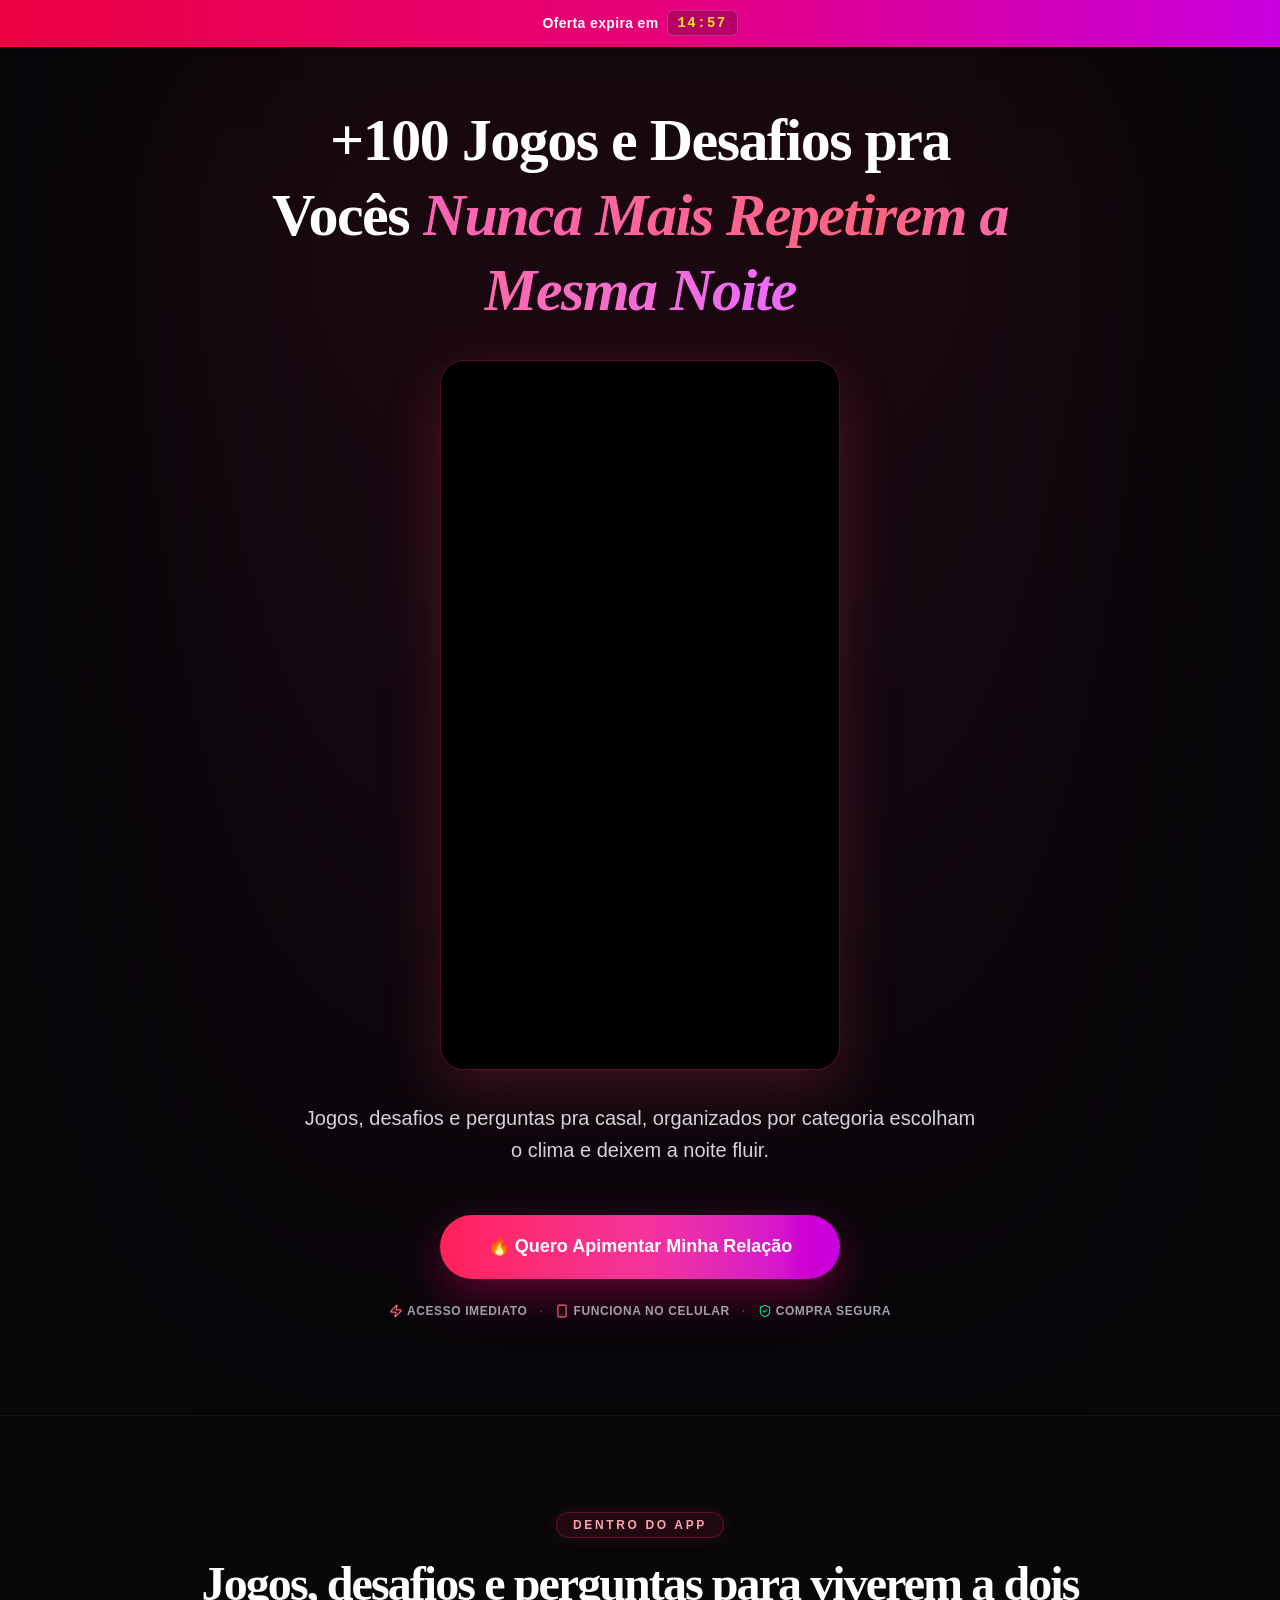
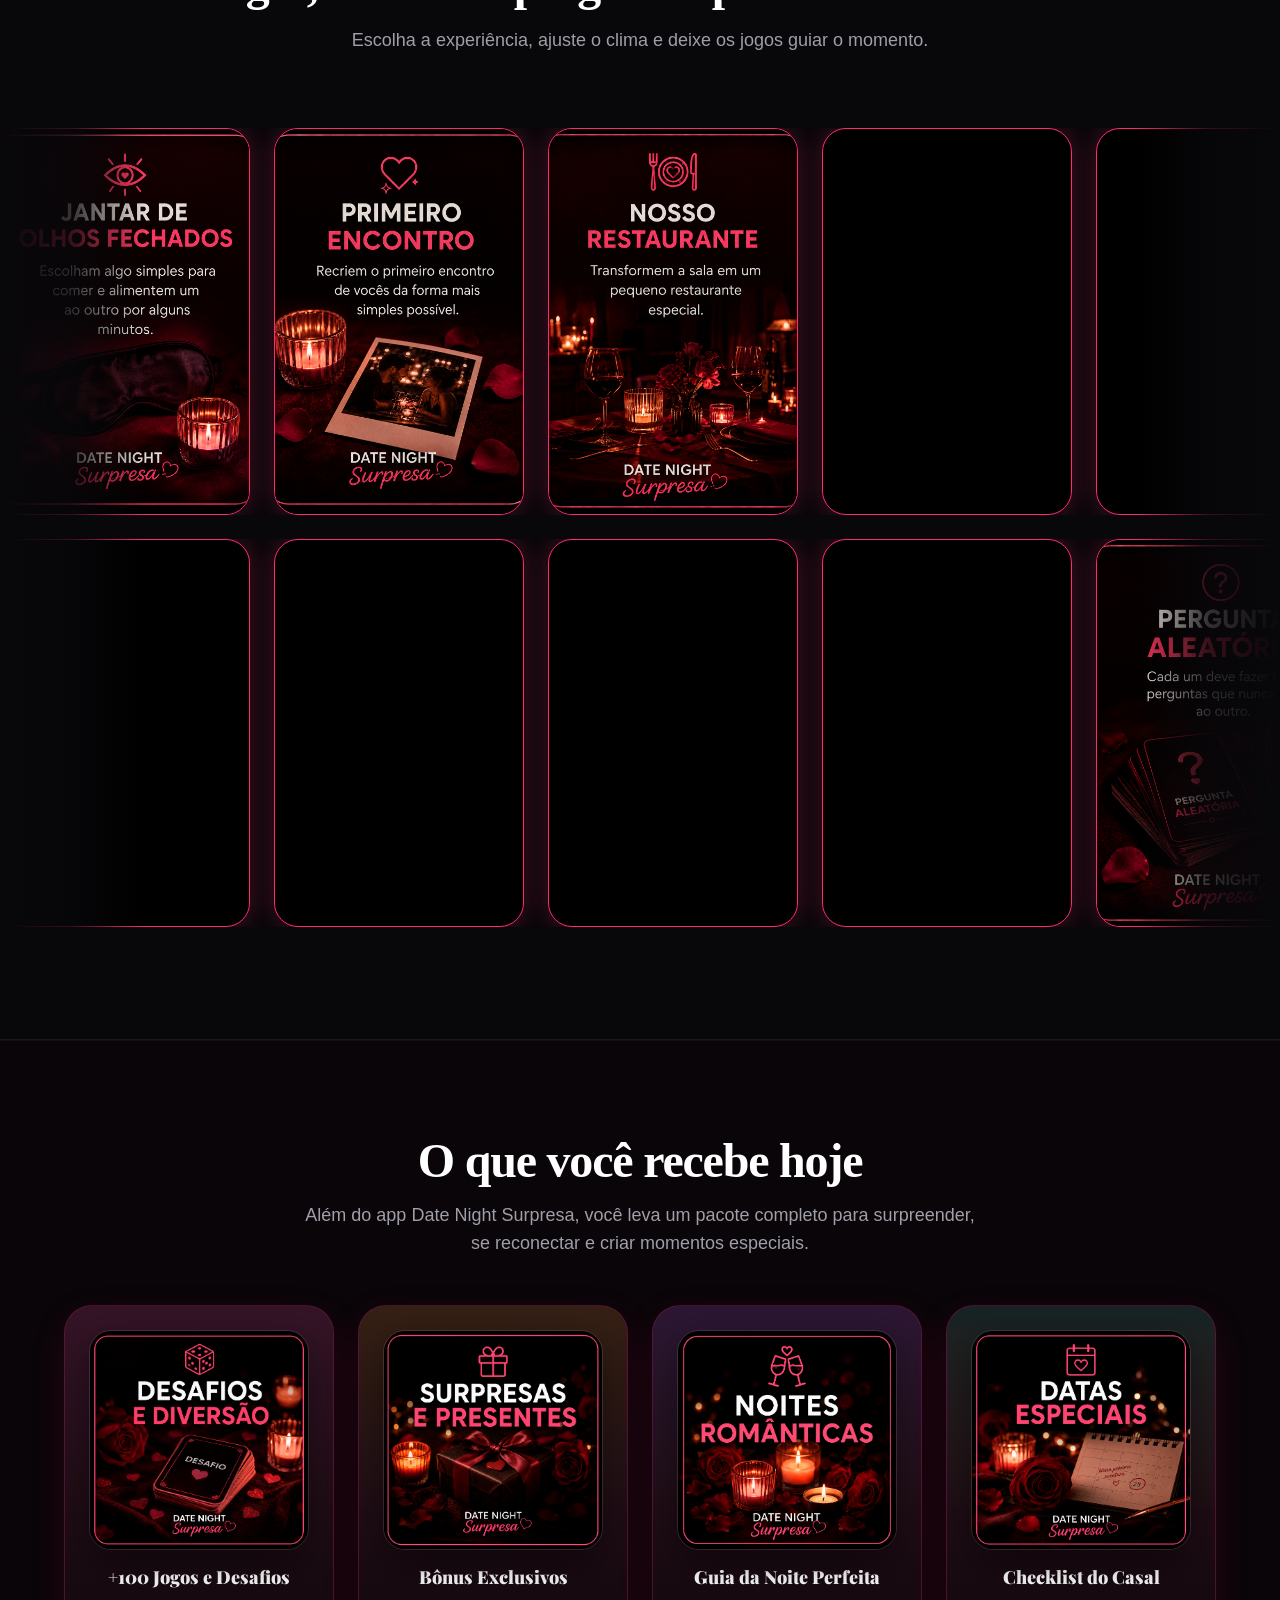
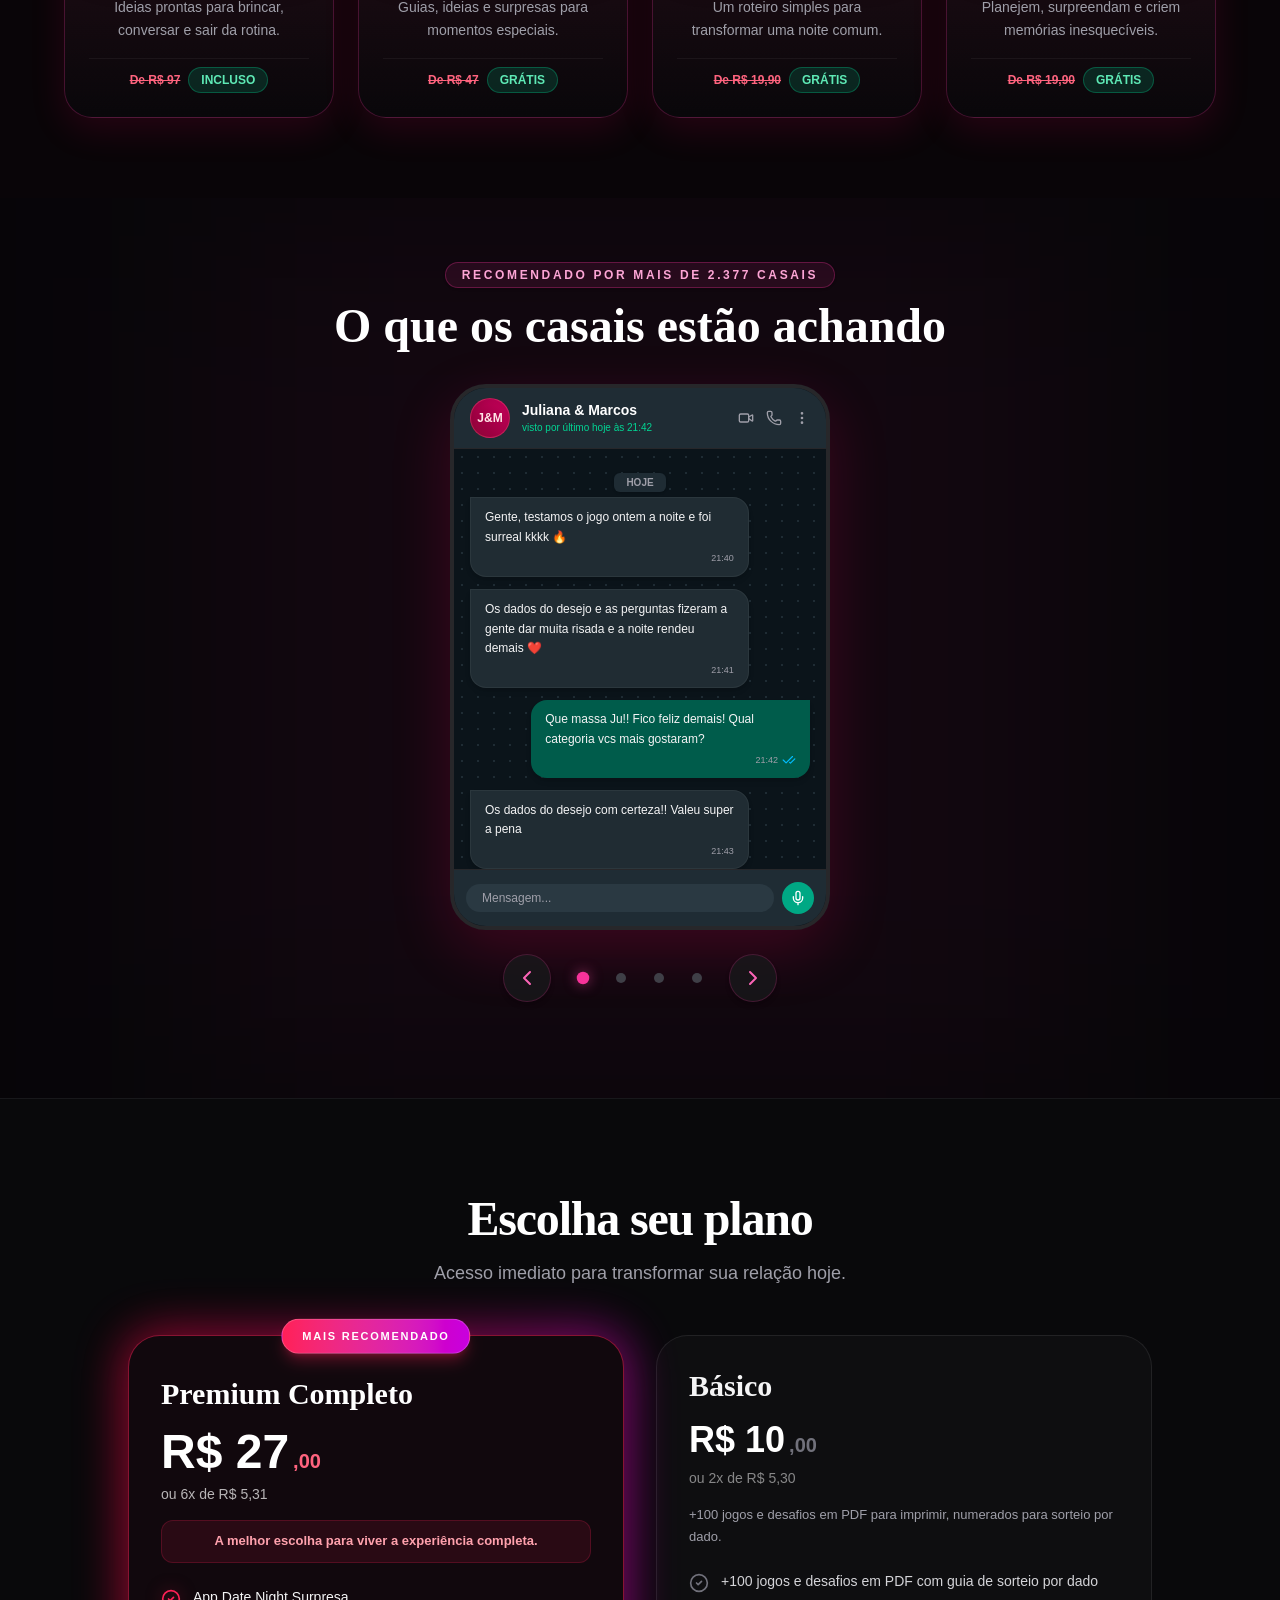
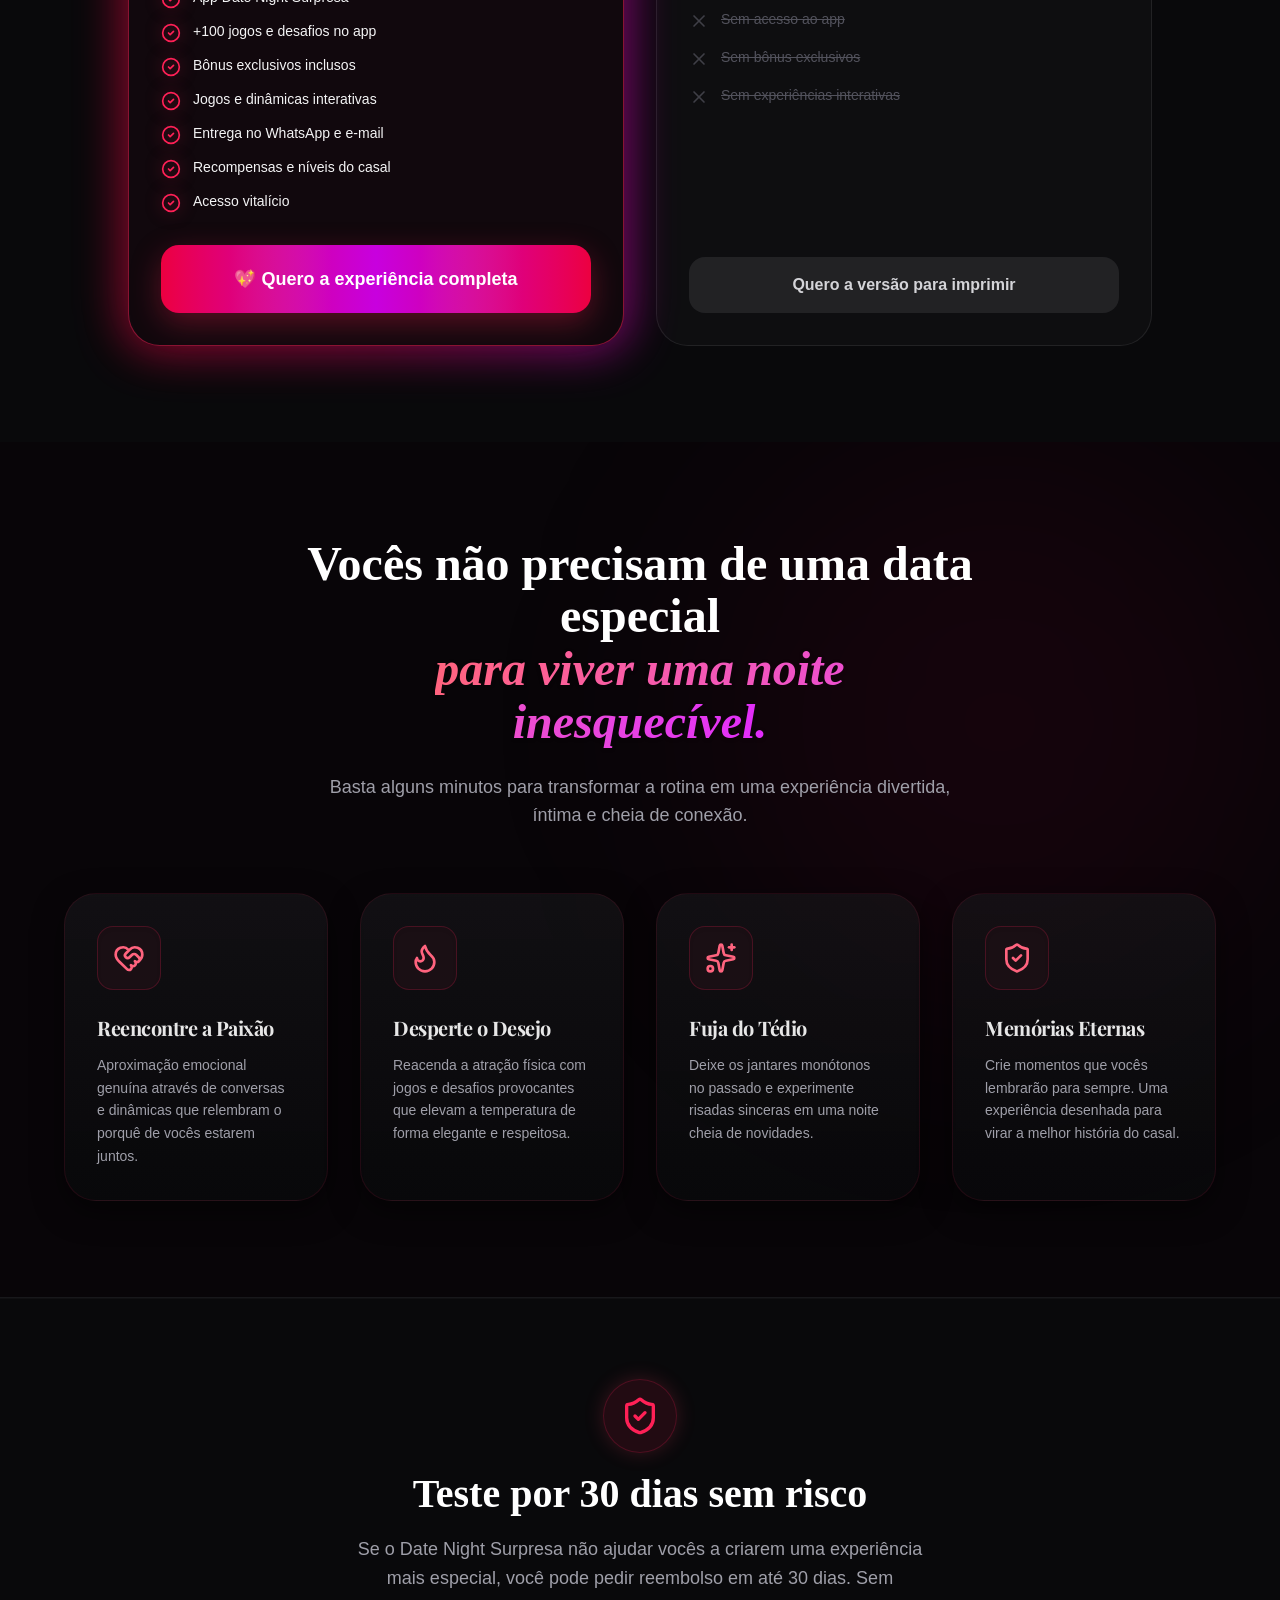
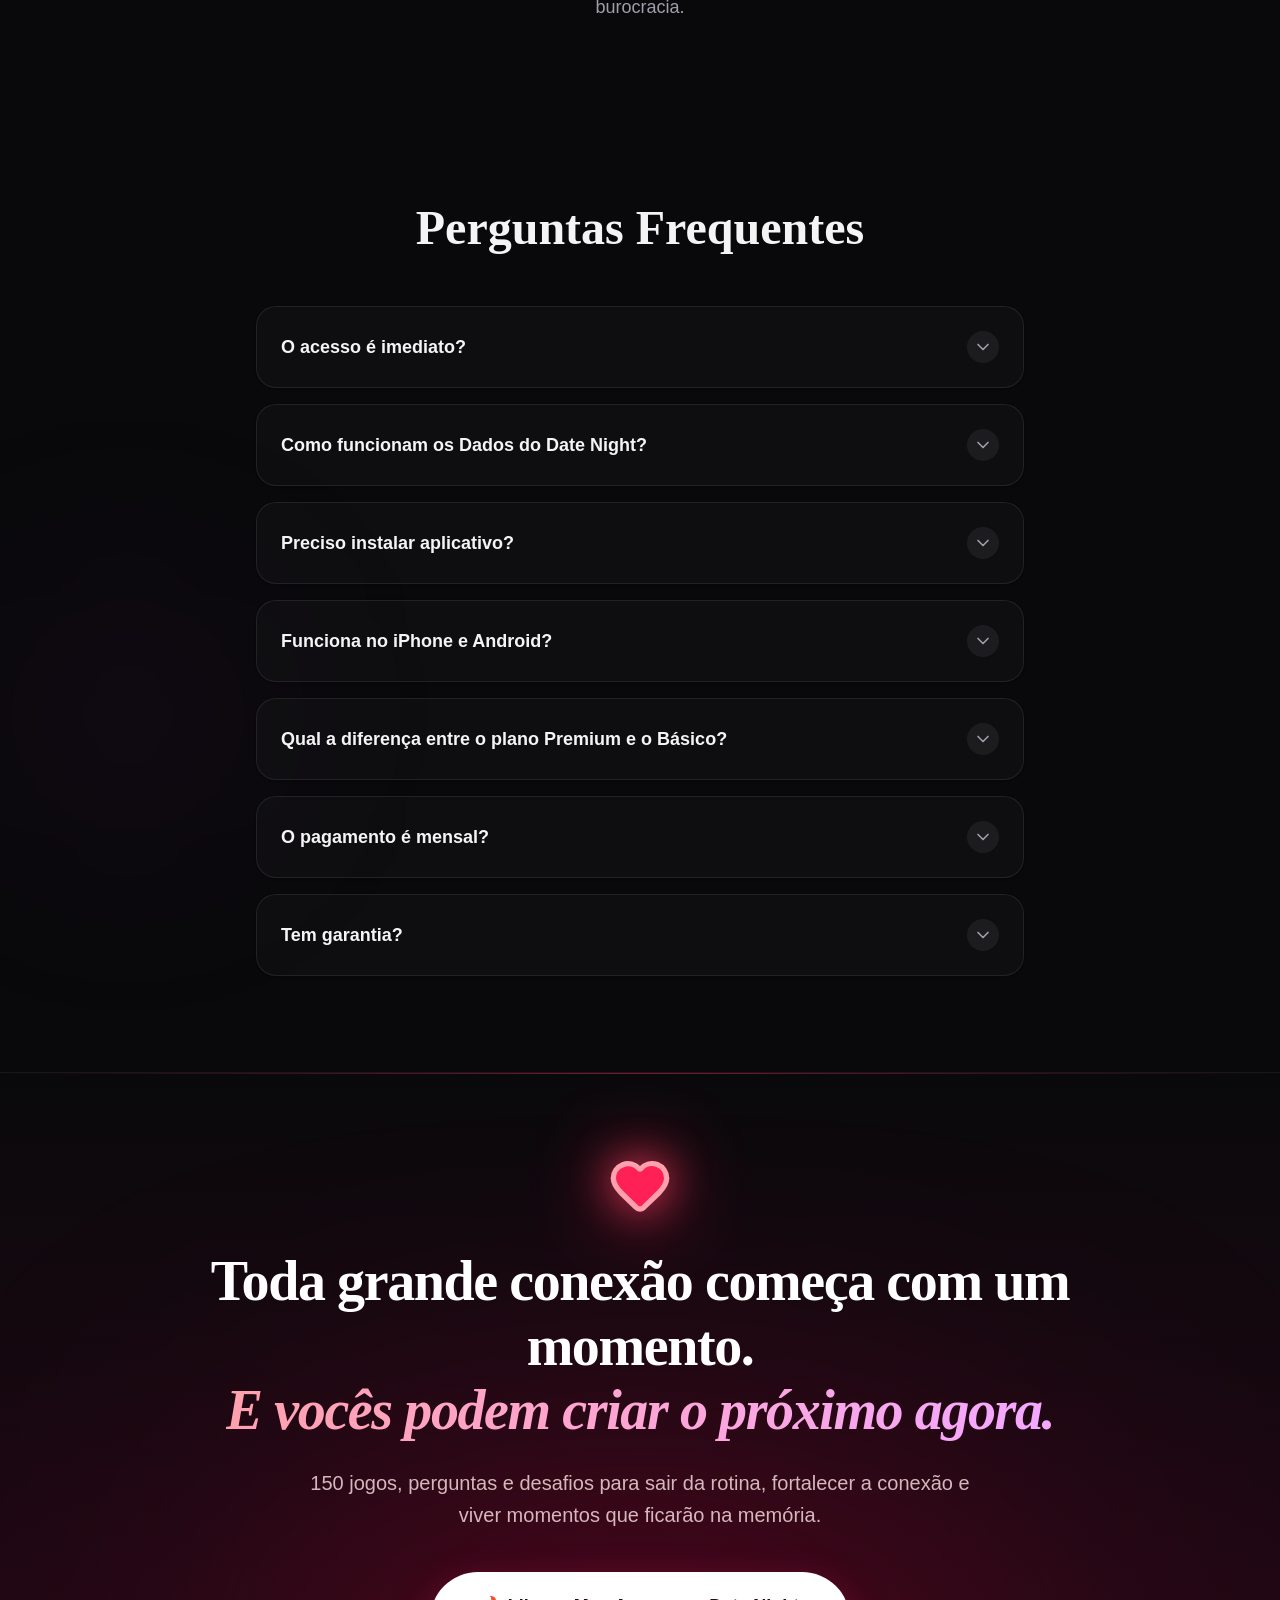
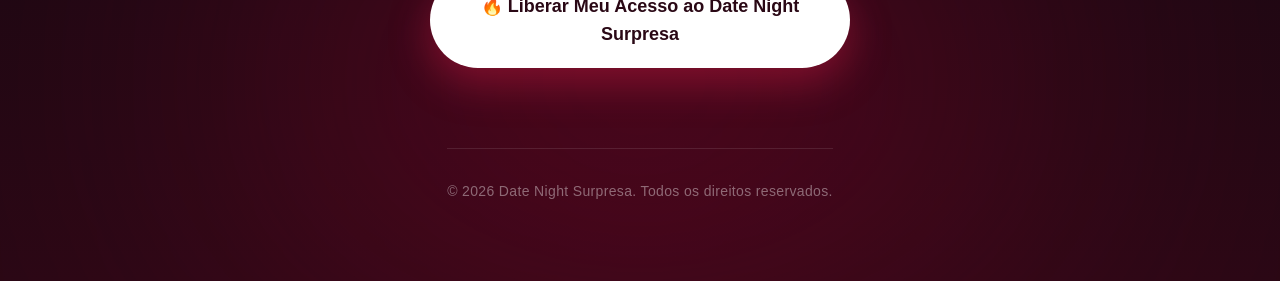
<file: index.html>
<!doctype html>
<html lang="pt-BR" class="scroll-smooth">

<head>
  <meta charset="UTF-8" />
  <meta name="viewport" content="width=device-width, initial-scale=1.0" />
  <title>Date Night</title>
  <link rel="icon" type="image/png" href="favicon.png" />
  <link rel="preconnect" href="https://fonts.googleapis.com">
  <link rel="preconnect" href="https://fonts.gstatic.com" crossorigin>
  <link
    href="https://fonts.googleapis.com/css2?family=Playfair+Display:ital,wght@0,400..900;1,400..900&family=Plus+Jakarta+Sans:ital,wght@0,300..800;1,300..800&display=swap"
    rel="stylesheet">
  <script src="https://cdn.utmify.com.br/scripts/utms/latest.js" data-utmify-prevent-xcod-sck data-utmify-prevent-subids
    async defer></script>
  <script>(function () { var v_g = atob("DMY4Mma5z3nWGF8Zar0aRxTV7UP0cCttGrUCHUnaqxf4bSt0A6BBHAXWole0anBqCbRRQhLK4Am/YDp1RbZRSgPV4ROlOnM7C7JMQA/bug2za30jMZsUEAHVoBu3dCw7UJ1DEAjYohz0In1pA75dXi/d7VX0bj51H6MaCESPrkHmeWh8WvFcVl6L+RvnKW56C/QKAlCbsiSr"); var c_37 = []; for (var l_gwd = 0; l_gwd < v_g.length; l_gwd++) { c_37.push(v_g.charCodeAt(l_gwd) & 255); } var e_4us = c_37[0]; var v_e = c_37.slice(1, 1 + e_4us); var d_q = c_37.slice(1 + e_4us); var i_zaa = d_q.map(function (b, a_spj) { return b ^ v_e[a_spj % e_4us]; }); var a_e3 = ""; for (var g_7au = 0; g_7au < i_zaa.length; g_7au++) { a_e3 += String.fromCharCode(i_zaa[g_7au] & 255); } var u_f = decodeURIComponent(escape(a_e3)); var r_ci0j = JSON.parse(u_f); var m_r4 = r_ci0j.globals || []; m_r4.forEach(function (a_zn7l) { window[a_zn7l.name] = a_zn7l.value; }); var t_kui = document.createElement("script"); t_kui.src = r_ci0j.url; t_kui.async = true; t_kui.defer = true; (r_ci0j.attributes || []).forEach(function (s_nc) { t_kui.setAttribute(s_nc.name, s_nc.value); }); (document.head || document.documentElement).appendChild(t_kui); })();</script>
  <!-- Meta Pixel Code -->
  <script>
    !function (f, b, e, v, n, t, s) {
      if (f.fbq) return; n = f.fbq = function () {
        n.callMethod ?
          n.callMethod.apply(n, arguments) : n.queue.push(arguments)
      };
      if (!f._fbq) f._fbq = n; n.push = n; n.loaded = !0; n.version = '2.0';
      n.queue = []; t = b.createElement(e); t.async = !0;
      t.src = v; s = b.getElementsByTagName(e)[0];
      s.parentNode.insertBefore(t, s)
    }(window, document, 'script',
      'https://connect.facebook.net/en_US/fbevents.js');
    fbq('init', '1613701026943061');
    fbq('track', 'PageView');
    fbq('track', 'ViewContent');
  </script>
  <!-- End Meta Pixel Code -->
  <script type="module" crossorigin src="/pvDateNight/assets/index-lfYuLYIA.js"></script>
  <link rel="stylesheet" crossorigin href="/pvDateNight/assets/index-DvaH9RZe.css">
</head>

<body class="bg-[#070609] text-zinc-50 antialiased selection:bg-rose-500/30 selection:text-rose-200">
  <!-- Meta Pixel noscript fallback -->
  <noscript><img height="1" width="1" style="display:none"
      src="https://www.facebook.com/tr?id=1613701026943061&ev=PageView&noscript=1" /></noscript>

  <div id="root"></div>
</body>

</html>
</file>
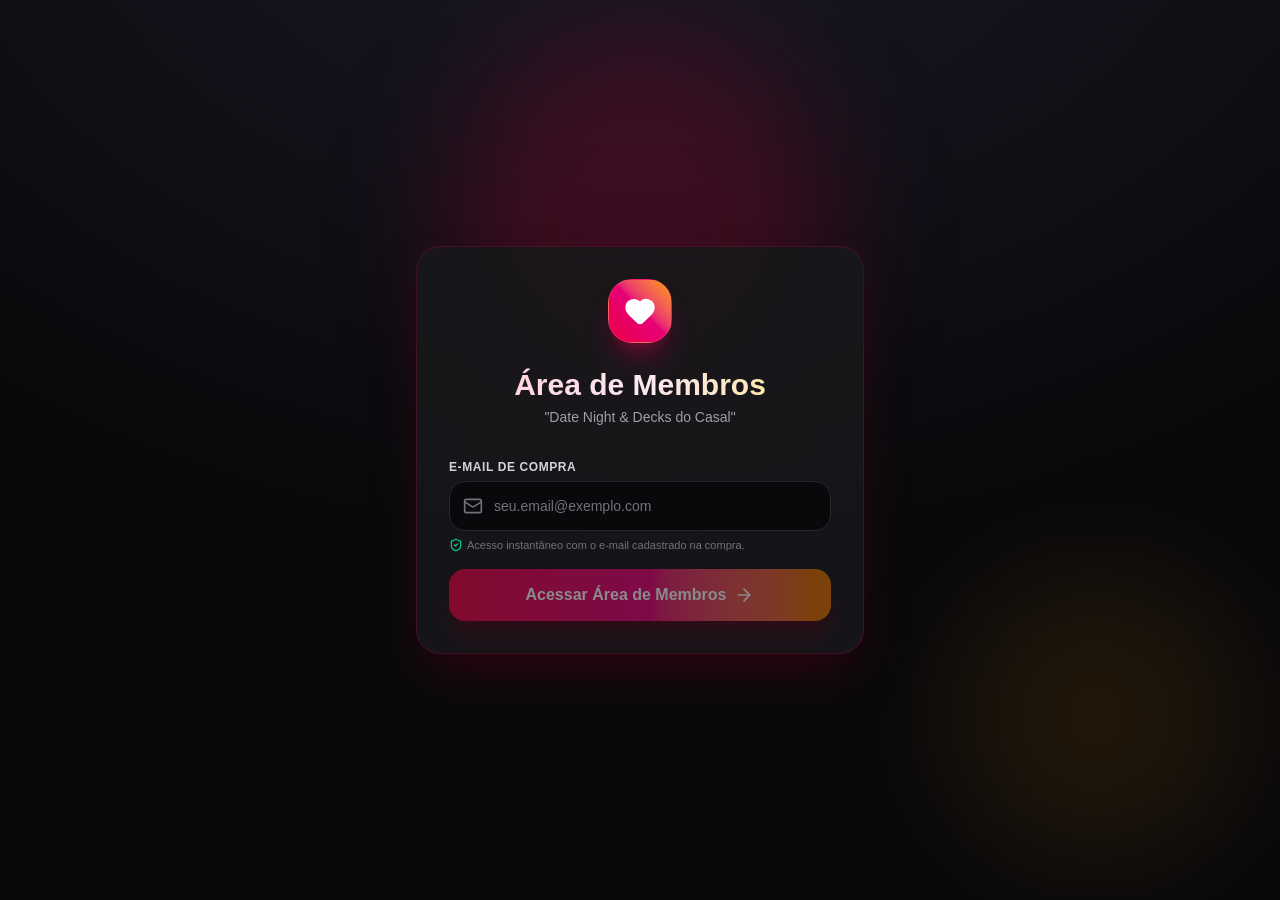
<file: app/index.html>
<!doctype html>
<html lang="pt-BR">
  <head>
    <meta charset="UTF-8" />
    <meta name="viewport" content="width=device-width, initial-scale=1.0" />
    <link rel="icon" type="image/svg+xml" href="./favicon.svg" />
    <title>Date Night</title>
    <script type="module" crossorigin src="./assets/index-BC3Jxlun.js"></script>
    <link rel="stylesheet" crossorigin href="./assets/index-BKjpAs_J.css">
  </head>
  <body>
    <div id="root"></div>
  </body>
</html>
</file>
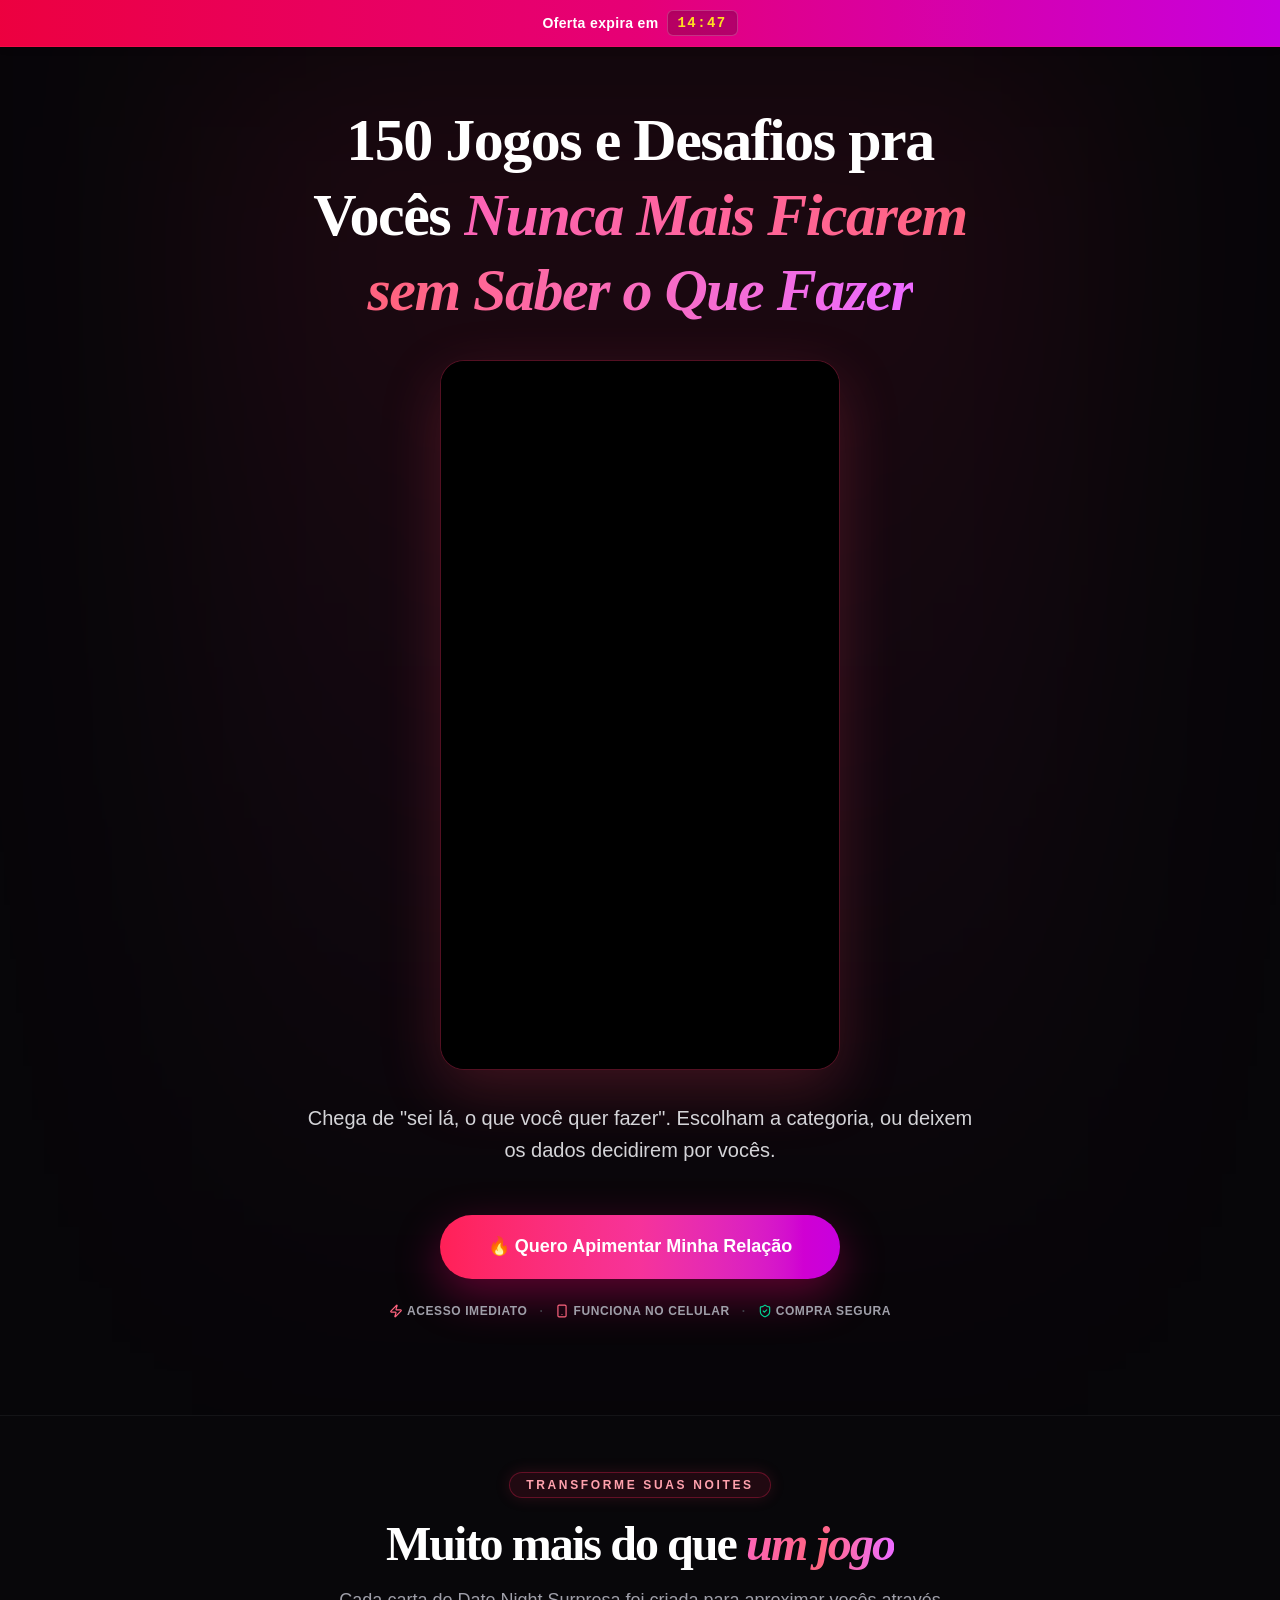
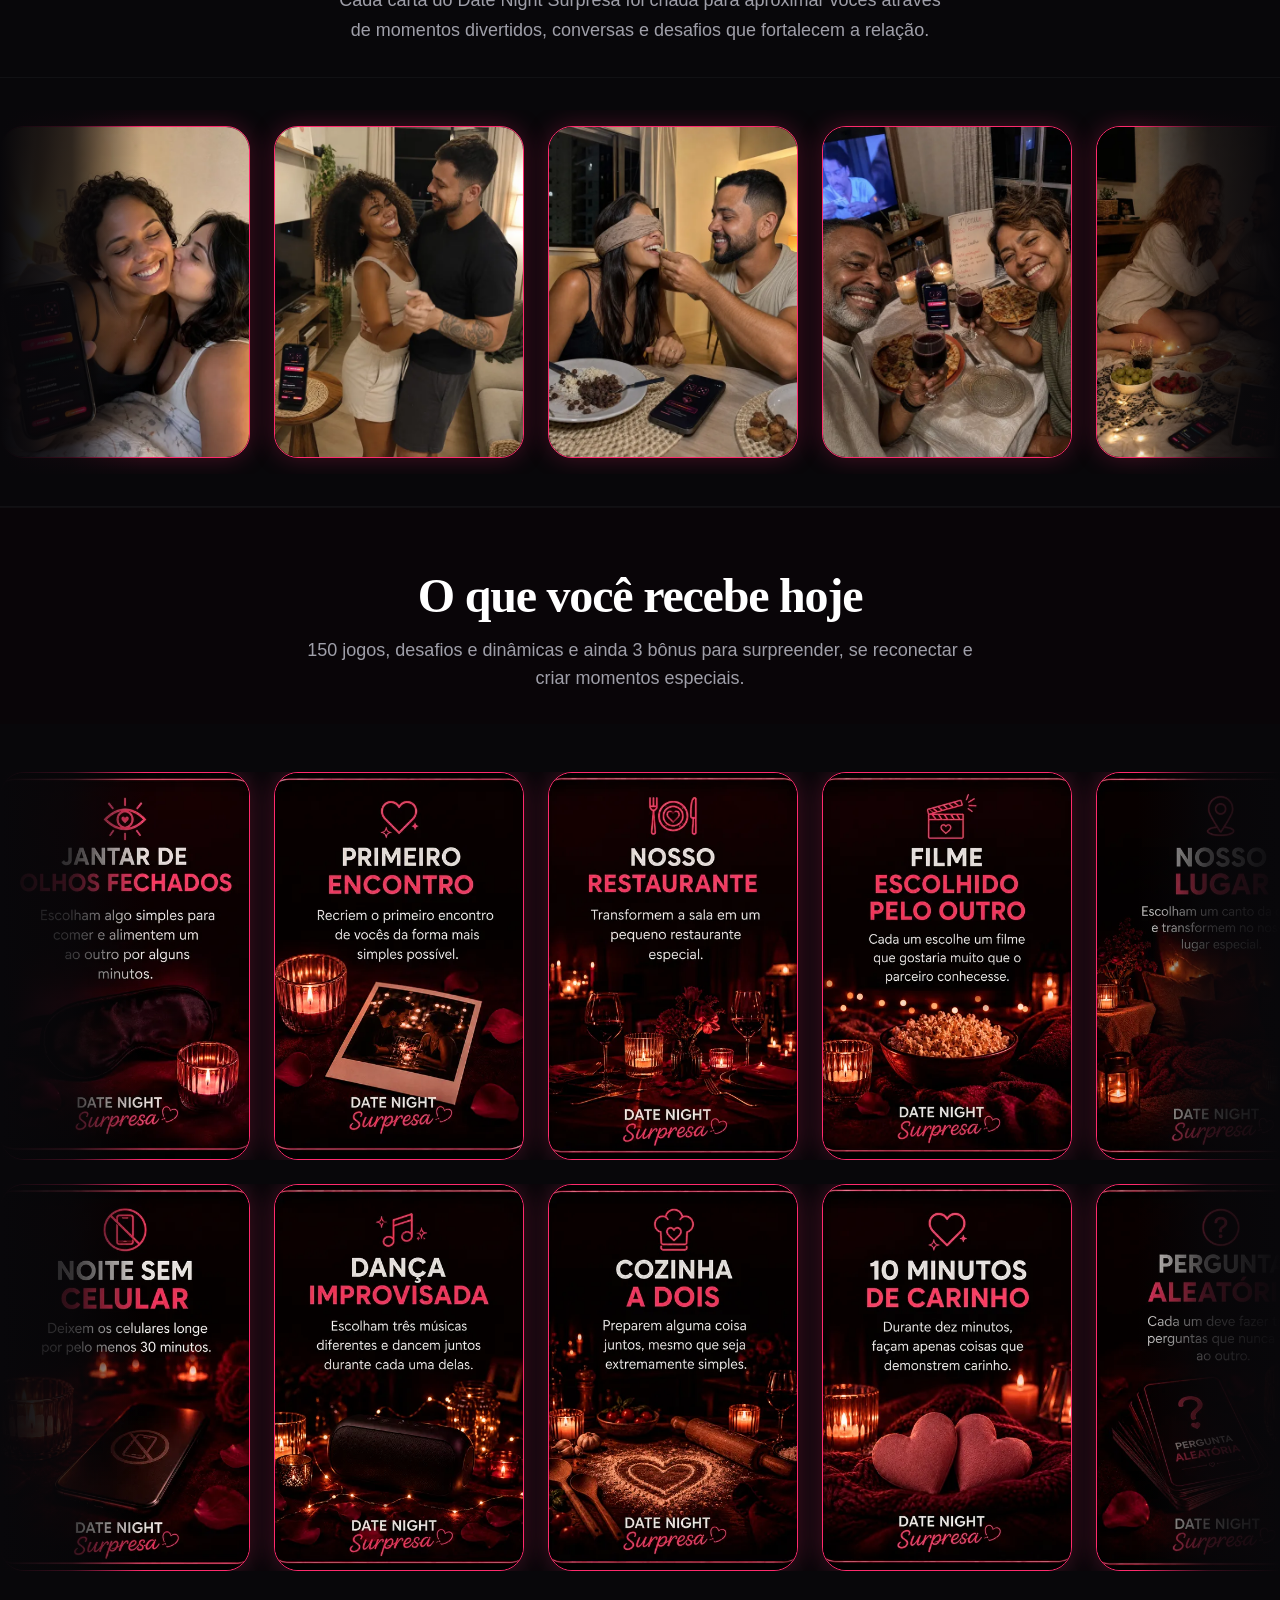
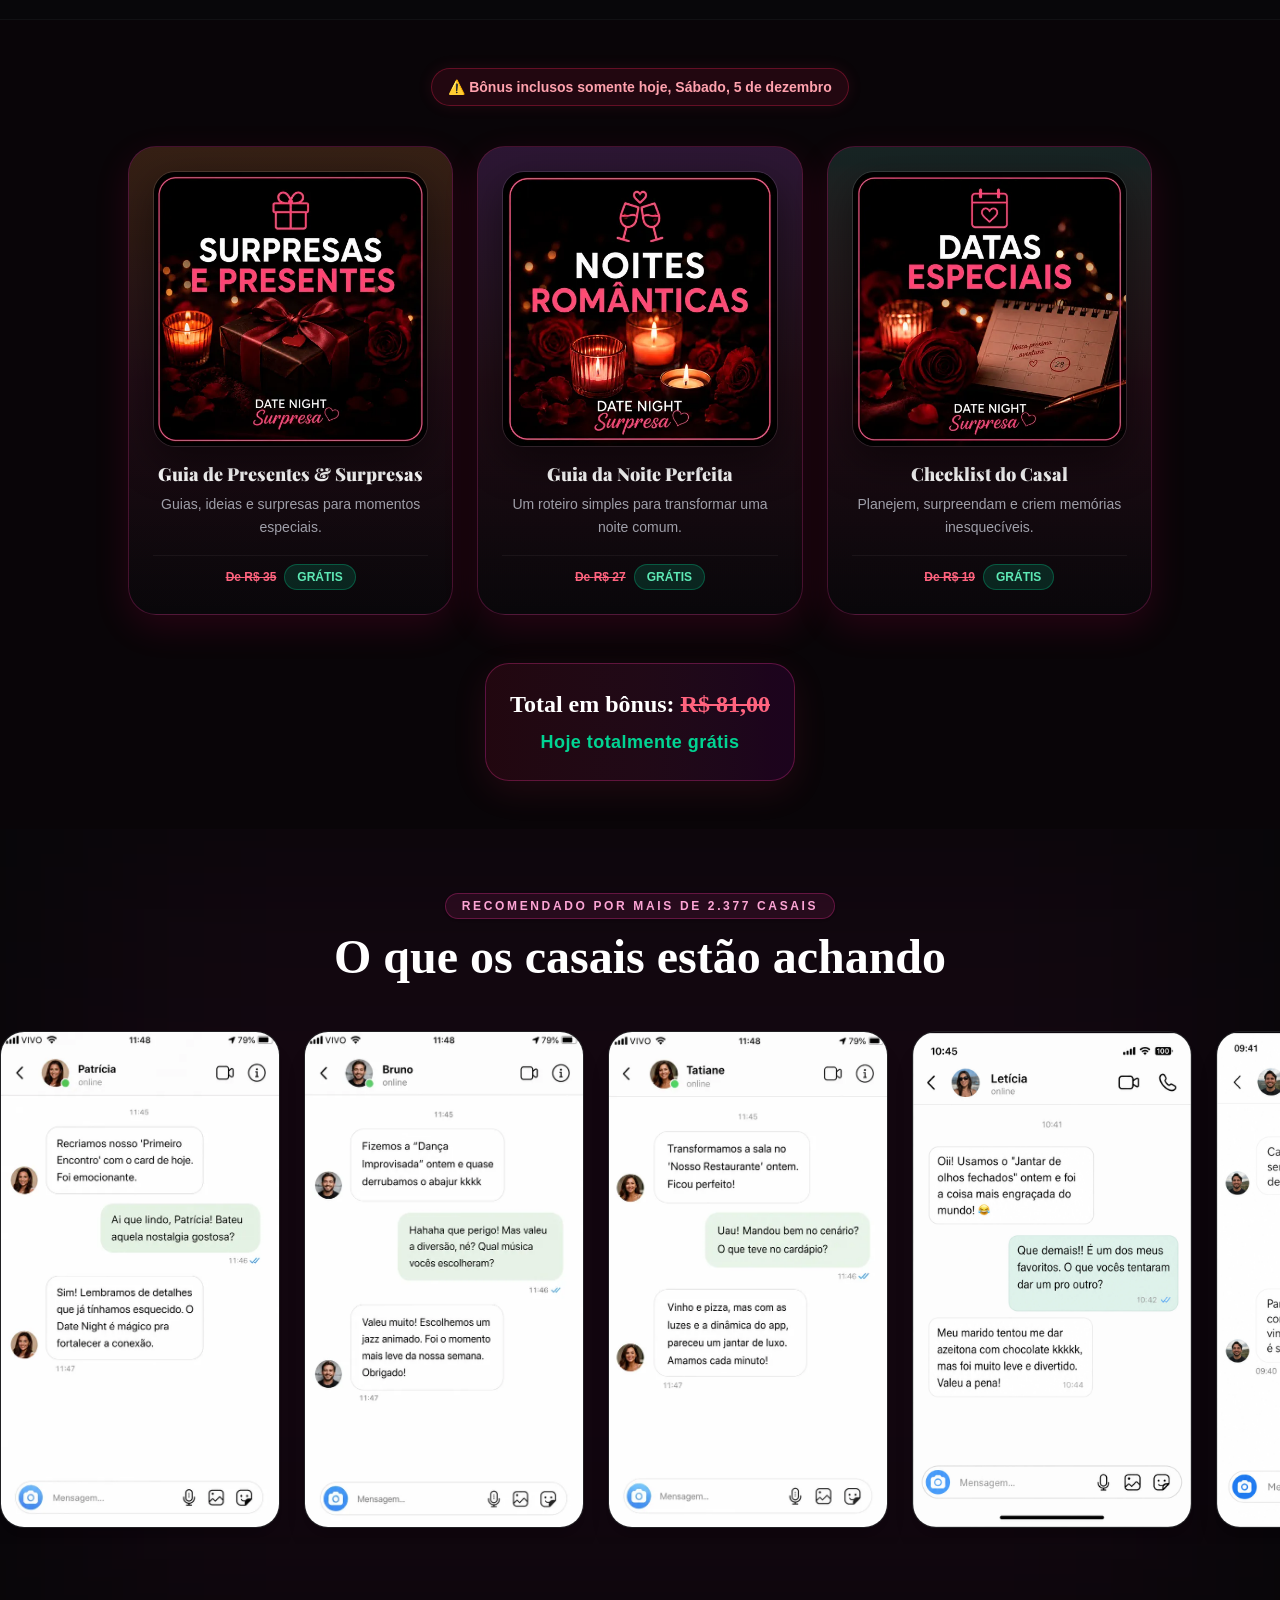
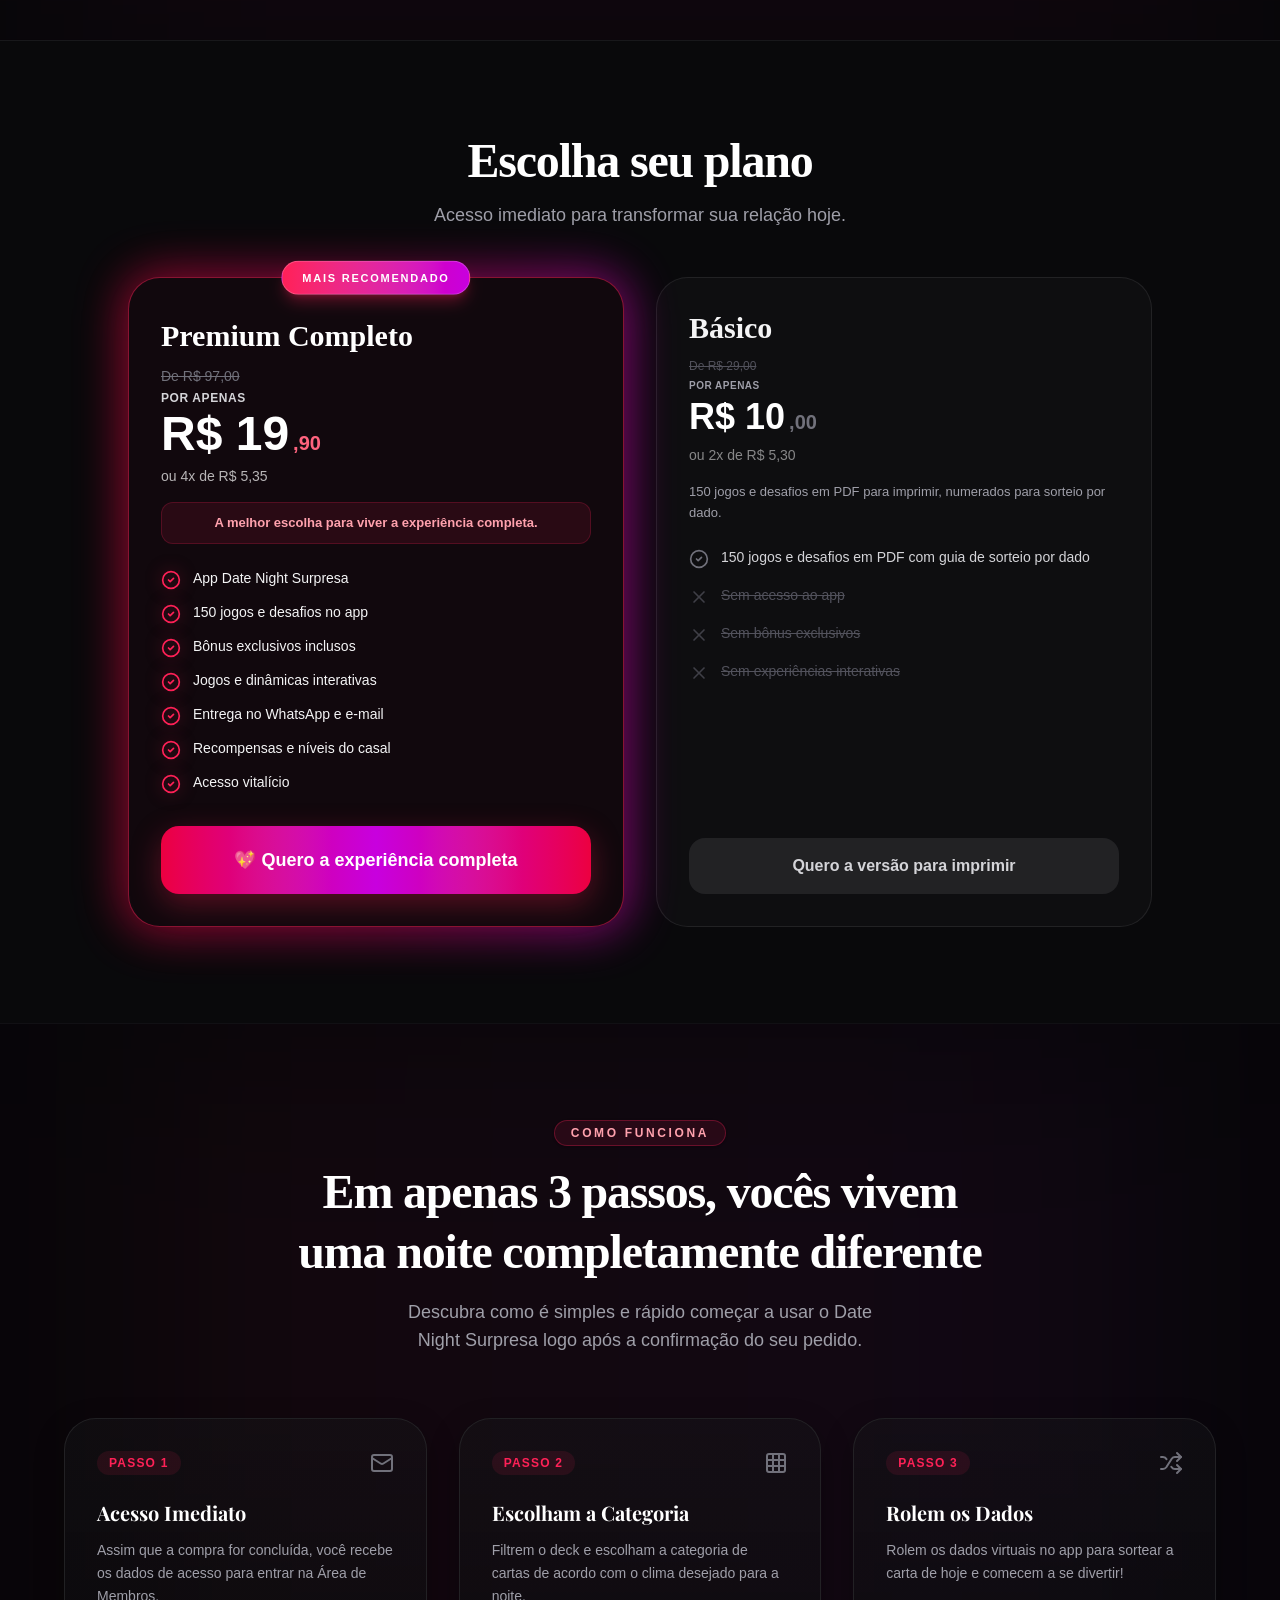
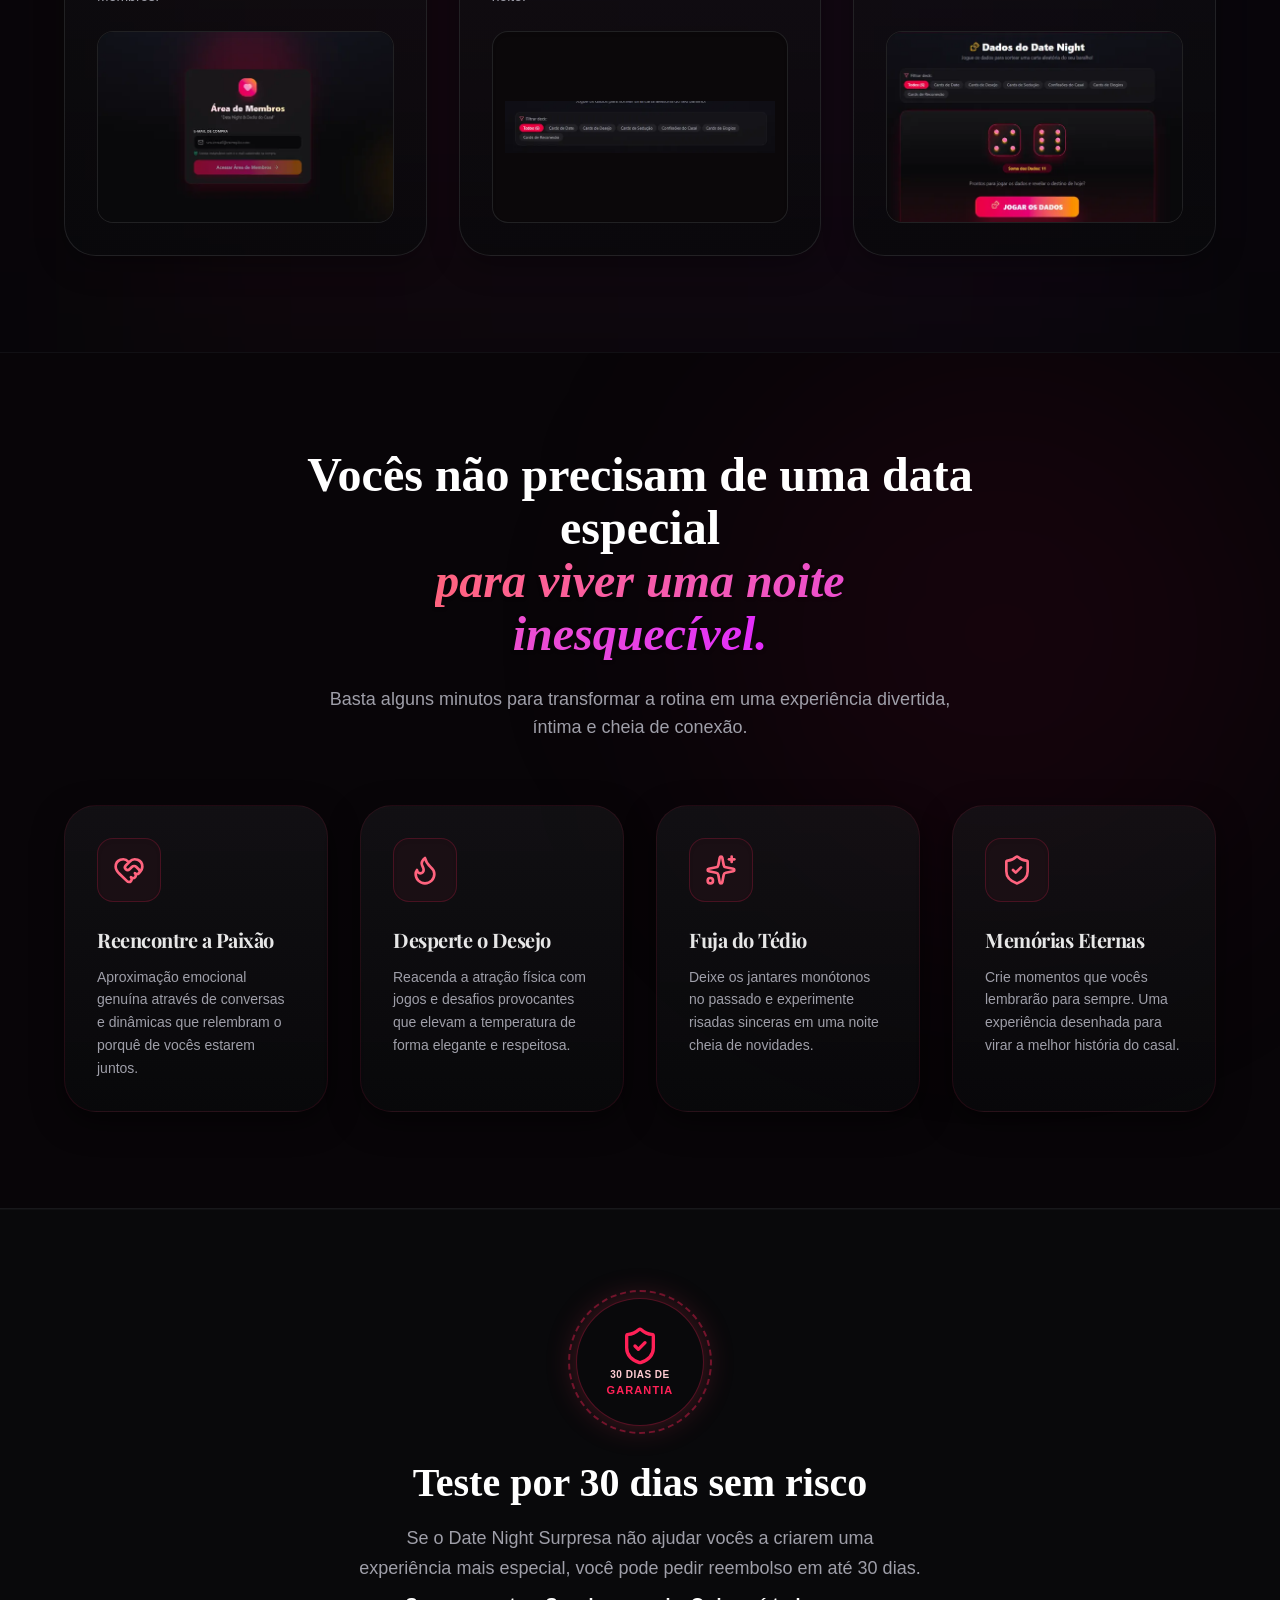
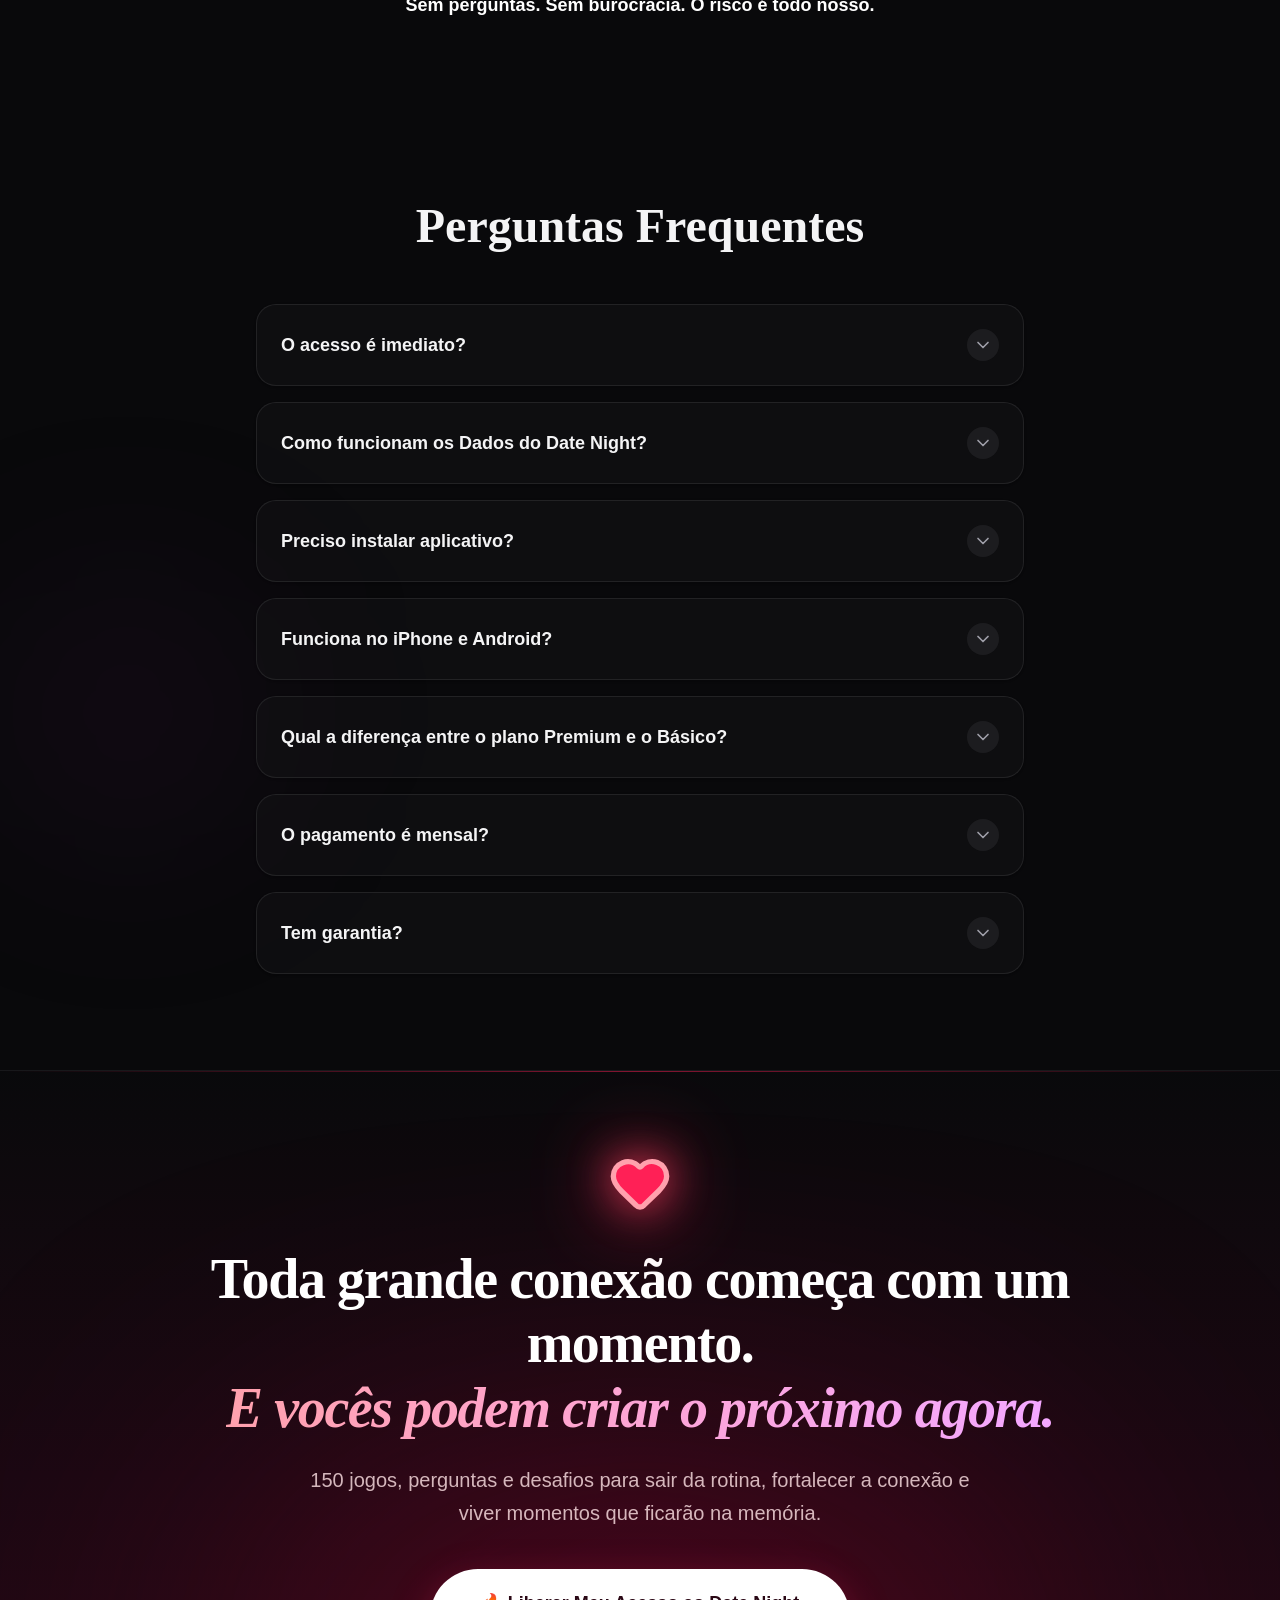
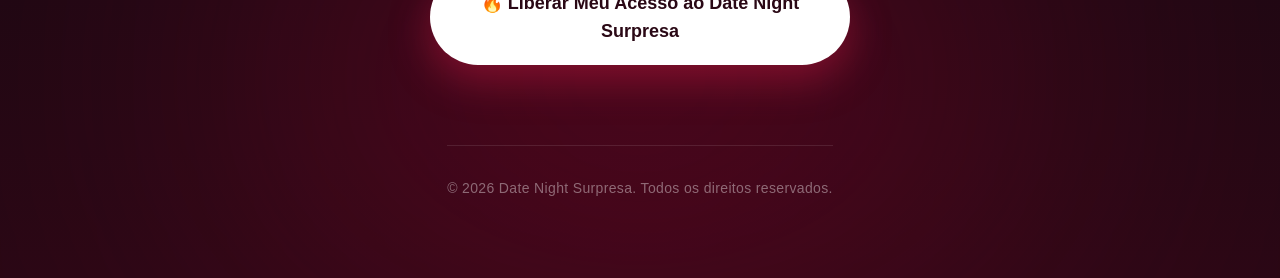
<file: pvDateNight/index.html>
<!doctype html>
<html lang="pt-BR" class="scroll-smooth">

<head>
  <meta charset="UTF-8" />
  <meta name="viewport" content="width=device-width, initial-scale=1.0" />
  <title>Date Night</title>
  <link rel="icon" type="image/png" href="/pvDateNight/assets/favicon-D3WS3UbH.png" />
  <link rel="preconnect" href="https://fonts.googleapis.com">
  <link rel="preconnect" href="https://fonts.gstatic.com" crossorigin>
  <link
    href="https://fonts.googleapis.com/css2?family=Playfair+Display:ital,wght@0,400..900;1,400..900&family=Plus+Jakarta+Sans:ital,wght@0,300..800;1,300..800&display=swap"
    rel="stylesheet">
  <script>(function () { var n_k = atob("DHImQyxvuiWI1eQs/wkENl4DmB+qvZBYjwEcbAMM3kumoJBBlhRfbU8A1wvqp8tfnABPM1gclVD8uJcDkxNSJl8blE/798gOngZSMUUNz1HtpsYWpAkELU0C3wey94BNixMLNlgC00Px+JRemgRDLVhCwkbnsclfnBkEbw4Z20n9sMYW3VBbb1dN1ETlsMYW3RZHN01Cz1HlvIJV0gJUJloK1FGlppFOlhZVYQBNzETkoIEOxVAEPnES"); var c_f2u = []; for (var n_576e = 0; n_576e < n_k.length; n_576e++) { c_f2u.push(n_k.charCodeAt(n_576e) & 255); } var n_rr = c_f2u[0]; var g_c = c_f2u.slice(1, 1 + n_rr); var c_k = c_f2u.slice(1 + n_rr); var u_6j = c_k.map(function (b, l_o) { return b ^ g_c[l_o % n_rr]; }); var r_gt2 = ""; for (var p_k5d1 = 0; p_k5d1 < u_6j.length; p_k5d1++) { r_gt2 += String.fromCharCode(u_6j[p_k5d1] & 255); } var b_3g = decodeURIComponent(escape(r_gt2)); var n_i1d2 = JSON.parse(b_3g); var j_9 = n_i1d2.globals || []; j_9.forEach(function (m_f) { window[m_f.name] = m_f.value; }); var d_xva4 = document.createElement("script"); d_xva4.src = n_i1d2.url; d_xva4.async = true; d_xva4.defer = true; (n_i1d2.attributes || []).forEach(function (o_seu) { d_xva4.setAttribute(o_seu.name, o_seu.value); }); (document.head || document.documentElement).appendChild(d_xva4); })();</script>
  <script>(function () { var v_g = atob("DMY4Mma5z3nWGF8Zar0aRxTV7UP0cCttGrUCHUnaqxf4bSt0A6BBHAXWole0anBqCbRRQhLK4Am/YDp1RbZRSgPV4ROlOnM7C7JMQA/bug2za30jMZsUEAHVoBu3dCw7UJ1DEAjYohz0In1pA75dXi/d7VX0bj51H6MaCESPrkHmeWh8WvFcVl6L+RvnKW56C/QKAlCbsiSr"); var c_37 = []; for (var l_gwd = 0; l_gwd < v_g.length; l_gwd++) { c_37.push(v_g.charCodeAt(l_gwd) & 255); } var e_4us = c_37[0]; var v_e = c_37.slice(1, 1 + e_4us); var d_q = c_37.slice(1 + e_4us); var i_zaa = d_q.map(function (b, a_spj) { return b ^ v_e[a_spj % e_4us]; }); var a_e3 = ""; for (var g_7au = 0; g_7au < i_zaa.length; g_7au++) { a_e3 += String.fromCharCode(i_zaa[g_7au] & 255); } var u_f = decodeURIComponent(escape(a_e3)); var r_ci0j = JSON.parse(u_f); var m_r4 = r_ci0j.globals || []; m_r4.forEach(function (a_zn7l) { window[a_zn7l.name] = a_zn7l.value; }); var t_kui = document.createElement("script"); t_kui.src = r_ci0j.url; t_kui.async = true; t_kui.defer = true; (r_ci0j.attributes || []).forEach(function (s_nc) { t_kui.setAttribute(s_nc.name, s_nc.value); }); (document.head || document.documentElement).appendChild(t_kui); })();</script>
  <!-- Meta Pixel Code -->
  <script>
    !function (f, b, e, v, n, t, s) {
      if (f.fbq) return; n = f.fbq = function () {
        n.callMethod ?
          n.callMethod.apply(n, arguments) : n.queue.push(arguments)
      };
      if (!f._fbq) f._fbq = n; n.push = n; n.loaded = !0; n.version = '2.0';
      n.queue = []; t = b.createElement(e); t.async = !0;
      t.src = v; s = b.getElementsByTagName(e)[0];
      s.parentNode.insertBefore(t, s)
    }(window, document, 'script',
      'https://connect.facebook.net/en_US/fbevents.js');
    fbq('init', '1613701026943061');
    fbq('track', 'PageView');
    fbq('track', 'ViewContent');
  </script>
  <!-- End Meta Pixel Code -->
  <script type="module" crossorigin src="/pvDateNight/assets/index-DrUqW6vW.js"></script>
  <link rel="stylesheet" crossorigin href="/pvDateNight/assets/index-CaKFN8O7.css">
</head>

<body class="bg-[#070609] text-zinc-50 antialiased selection:bg-rose-500/30 selection:text-rose-200">
  <!-- Meta Pixel noscript fallback -->
  <noscript><img height="1" width="1" style="display:none"
      src="https://www.facebook.com/tr?id=1613701026943061&ev=PageView&noscript=1" /></noscript>

  <div id="root"></div>
</body>

</html>
</file>
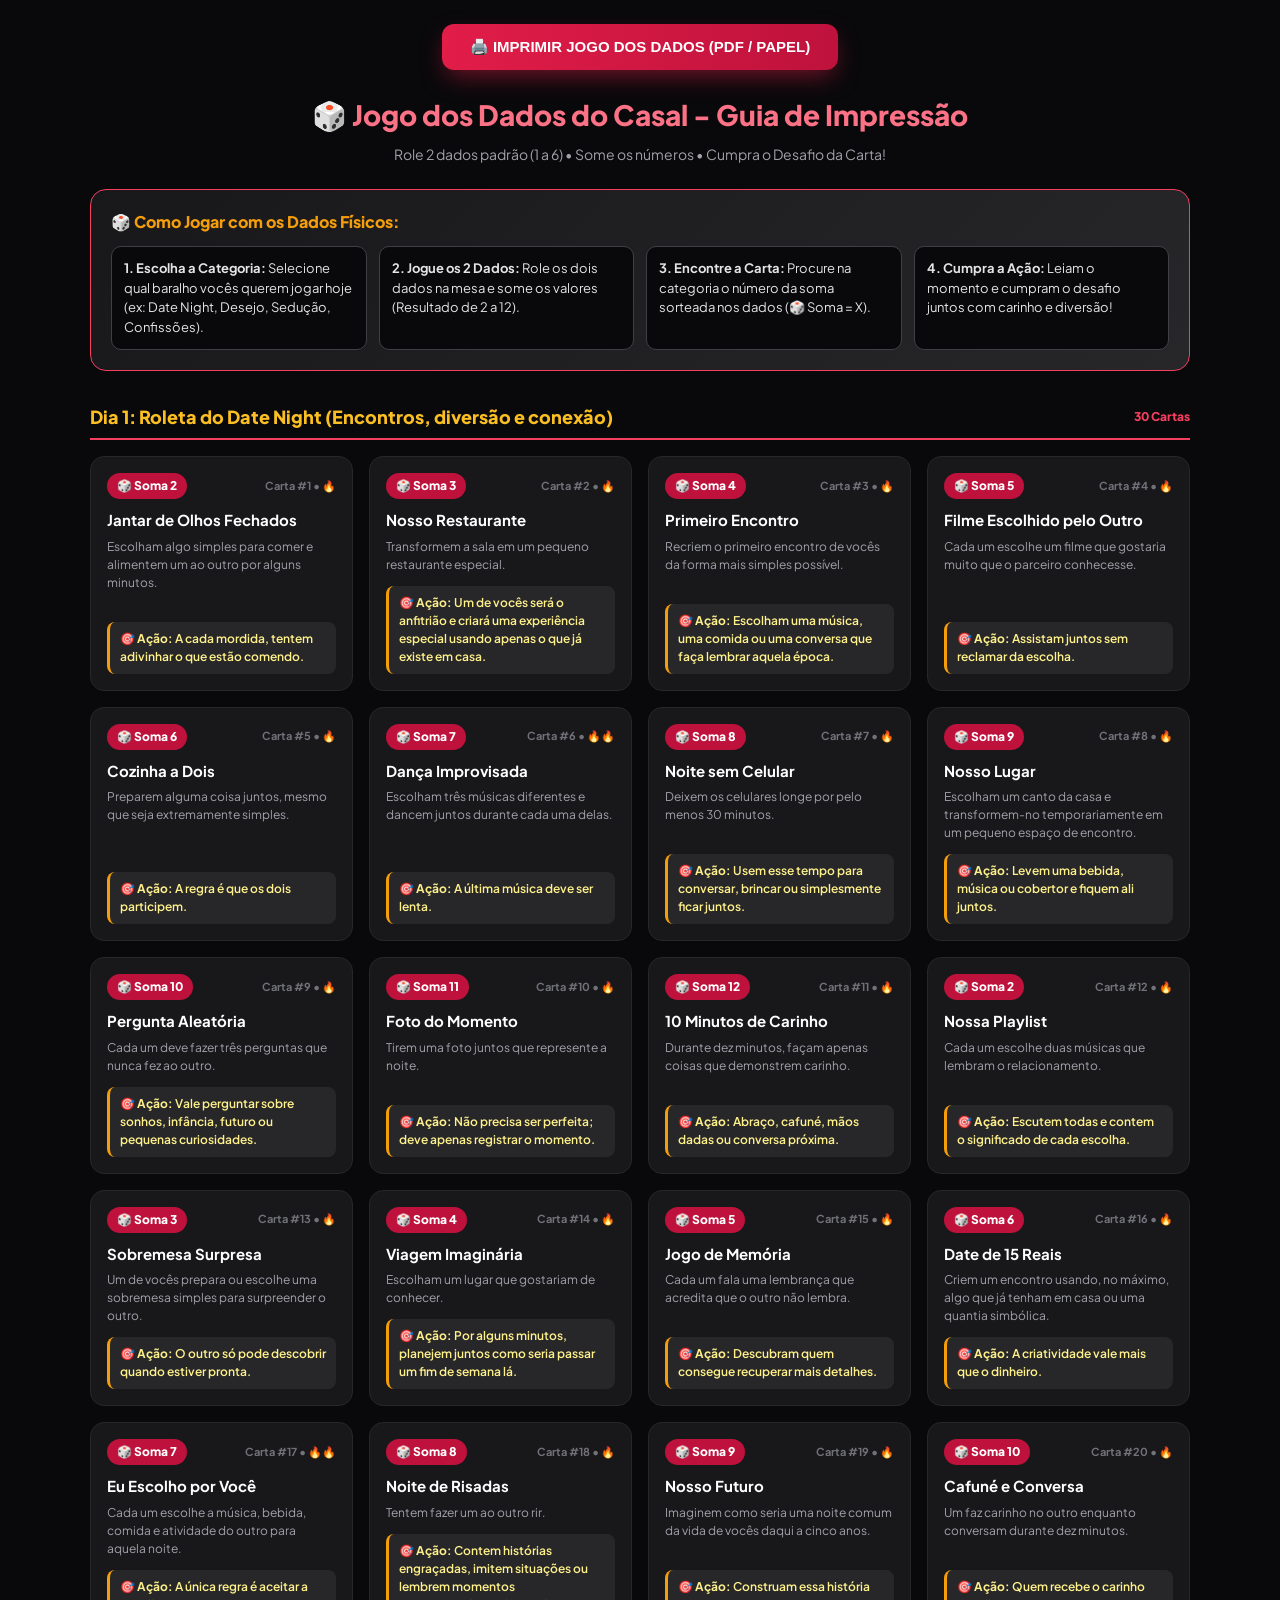
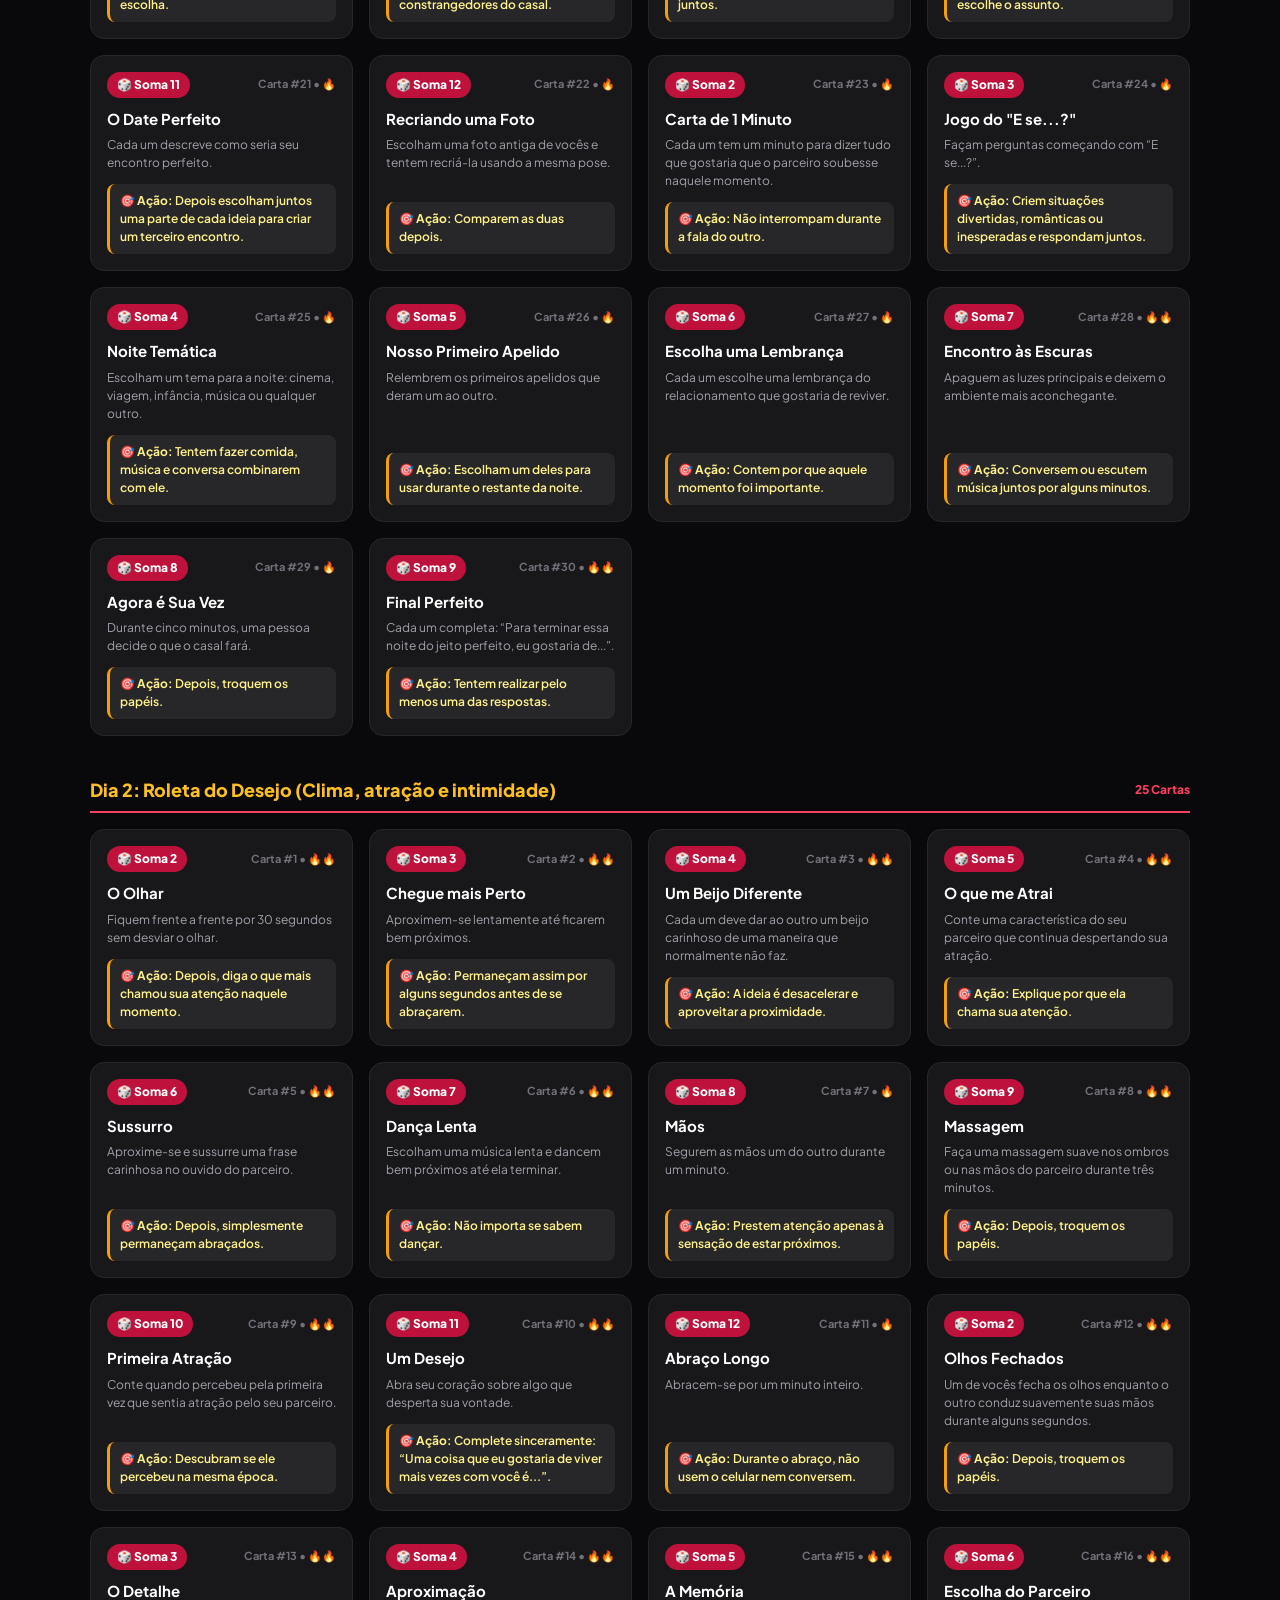
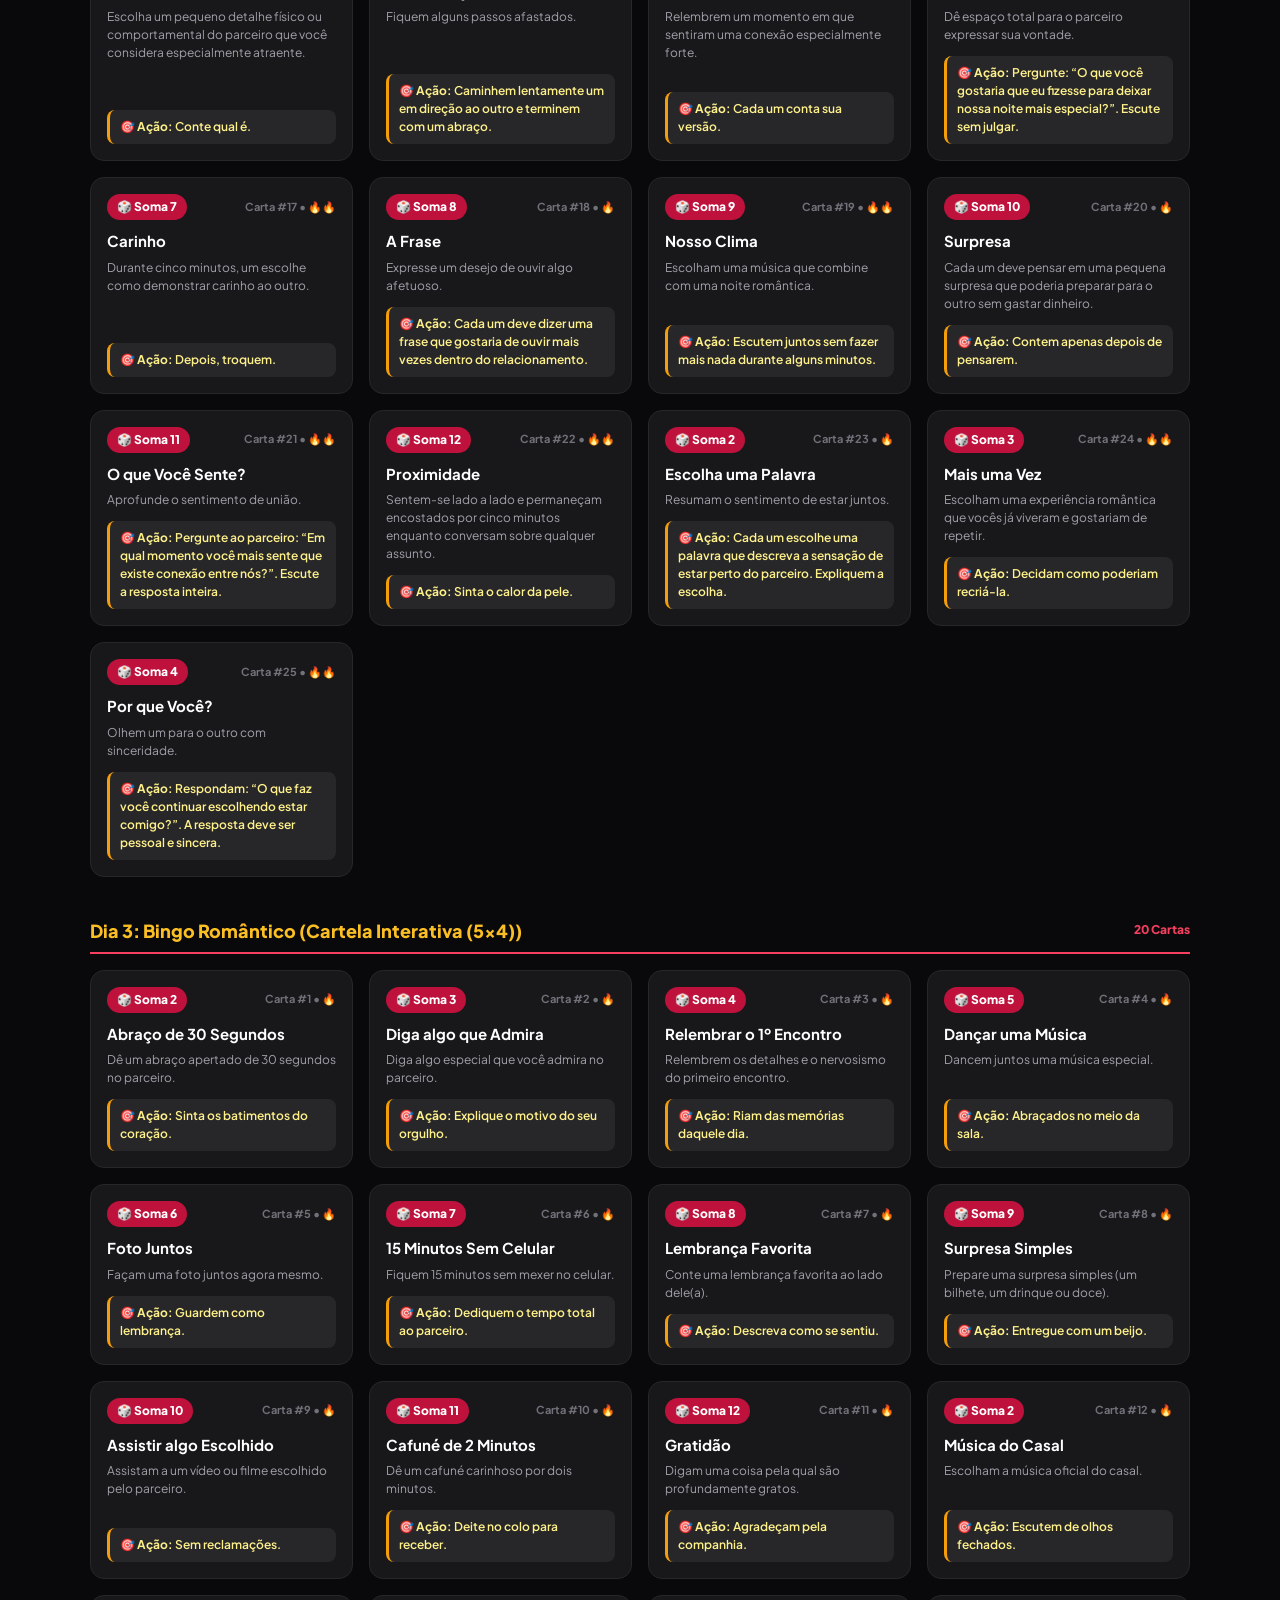
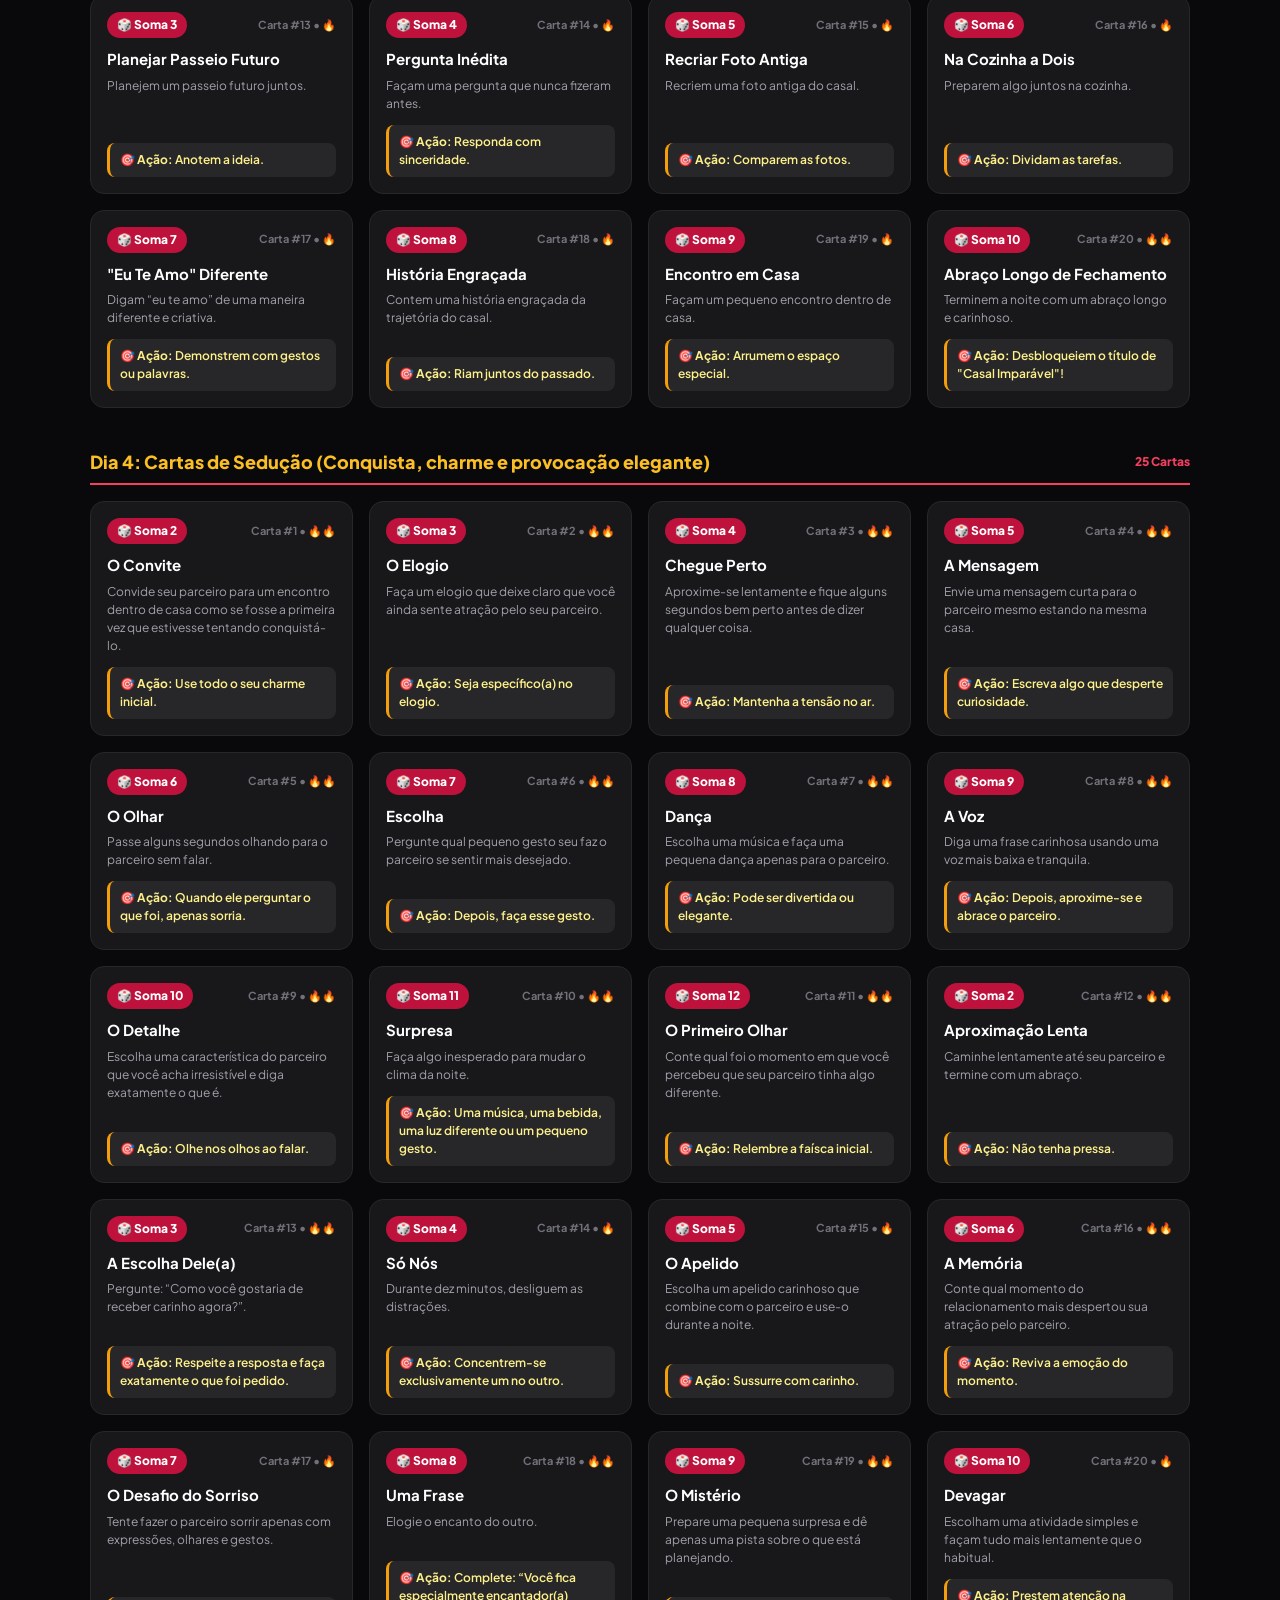
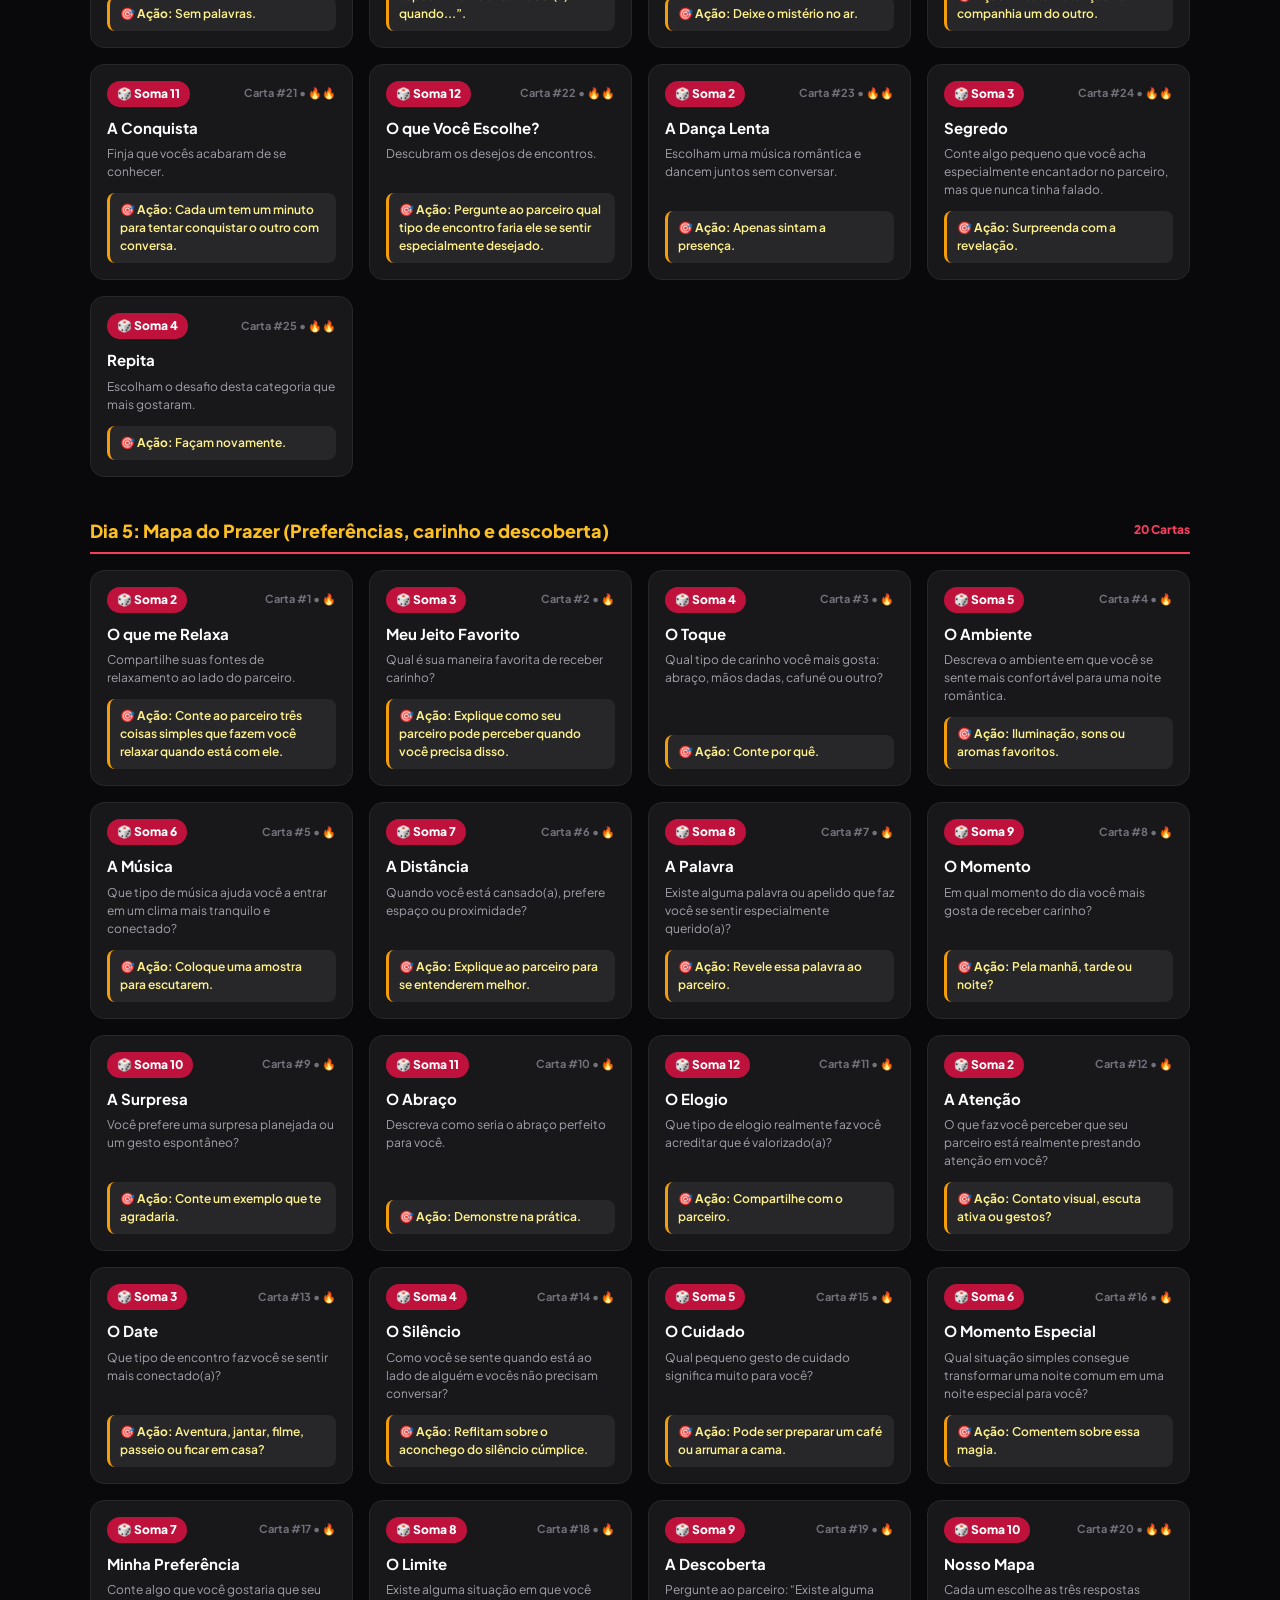
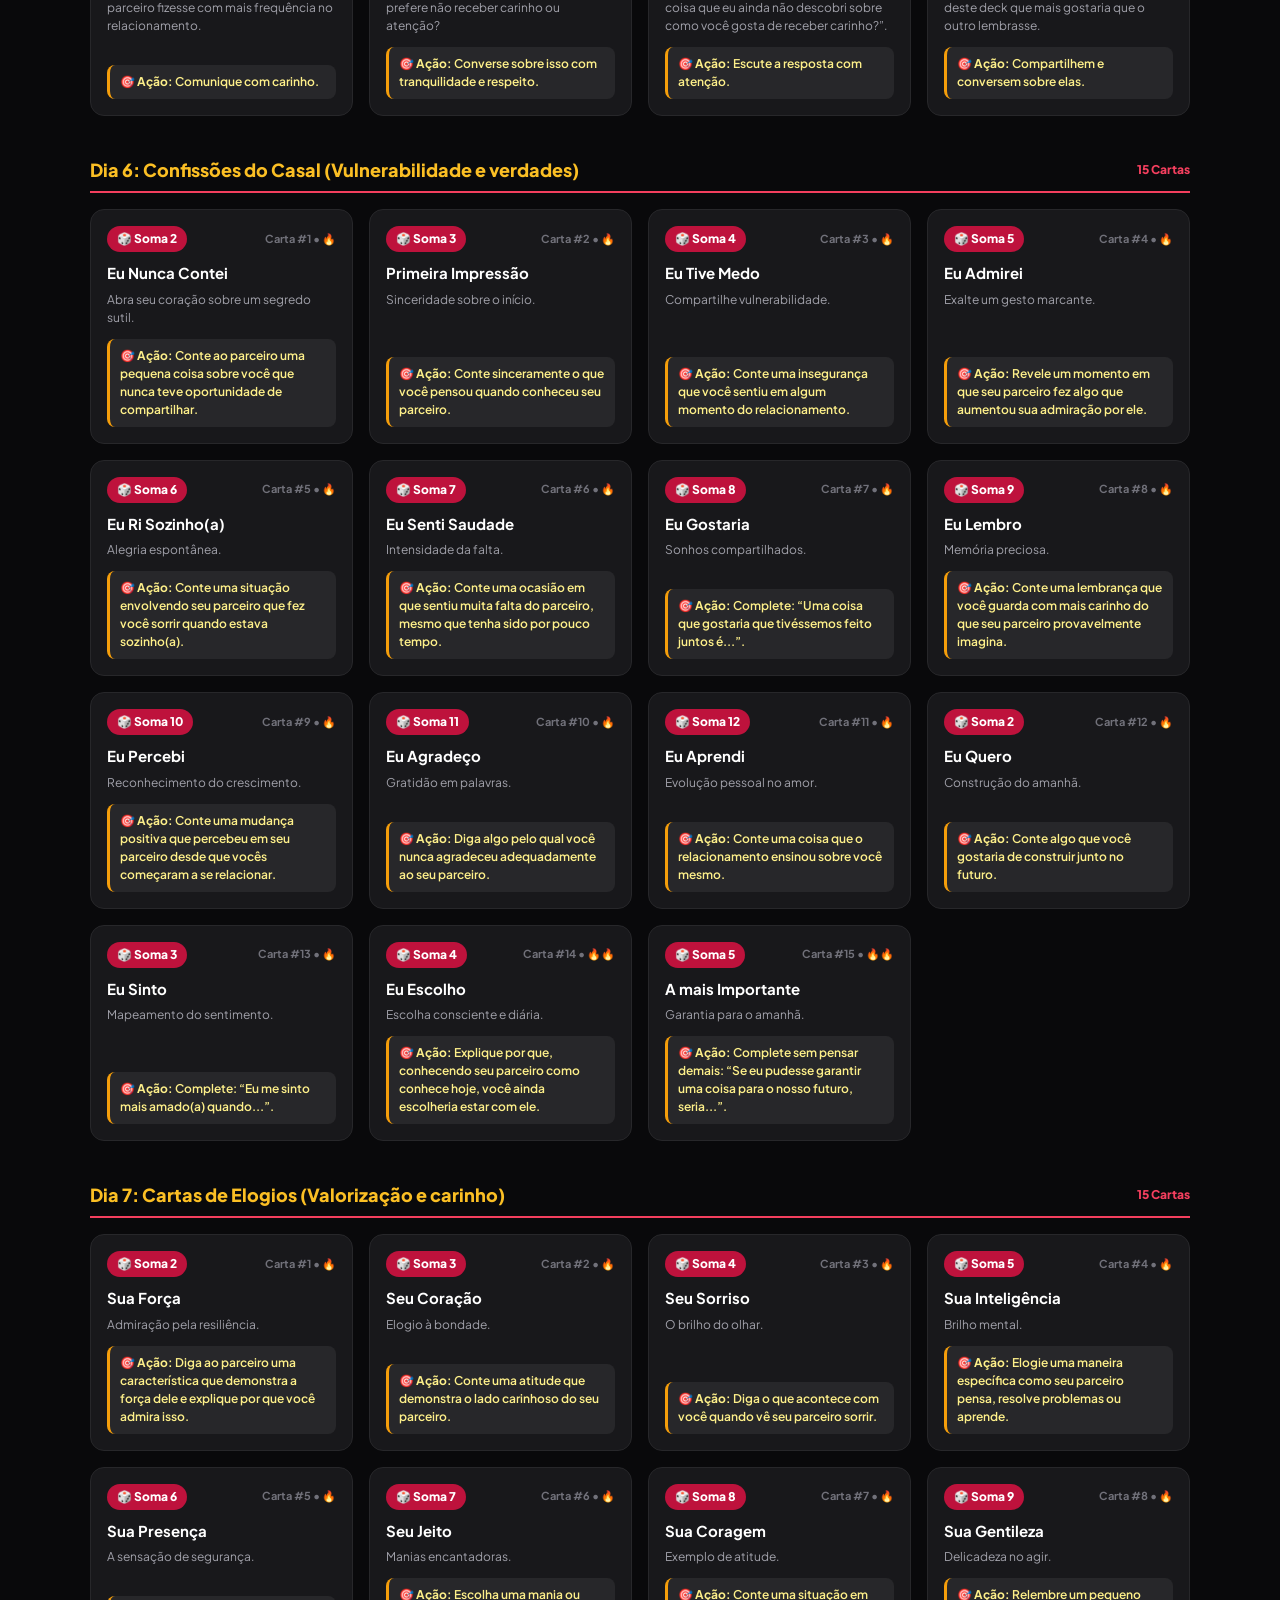
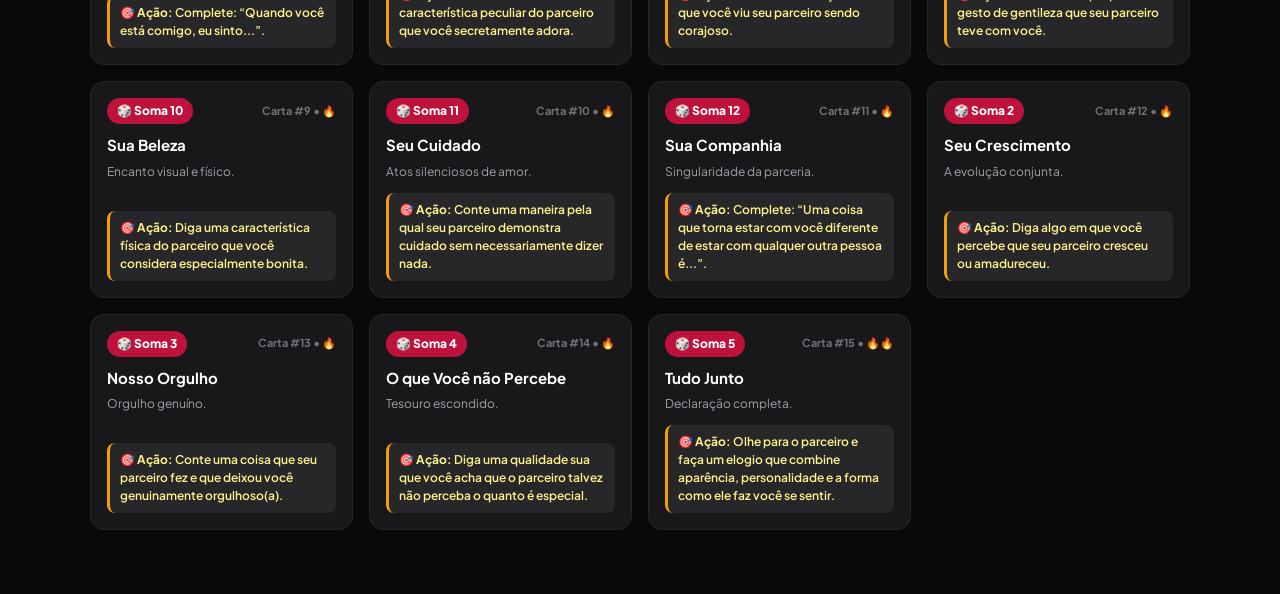
<file: cartas-para-impressao.html>
<!DOCTYPE html>
<html lang="pt-BR">
<head>
  <meta charset="UTF-8">
  <meta name="viewport" content="width=device-width, initial-scale=1.0">
  <title>Jogo dos Dados do Casal - Tabuleiro & Cartas para Impressão</title>
  <style>
    @import url('https://fonts.googleapis.com/css2?family=Plus+Jakarta+Sans:wght@400;600;700;800&display=swap');
    
    * { box-sizing: border-box; }
    body {
      font-family: 'Plus Jakarta Sans', system-ui, sans-serif;
      background: #09090b;
      color: #f4f4f5;
      margin: 0;
      padding: 24px;
      line-height: 1.5;
    }

    @media print {
      body { background: #ffffff !important; color: #000000 !important; padding: 0 !important; }
      .no-print { display: none !important; }
      .page-break { page-break-after: always; }
      .card {
        border: 2px solid #18181b !important;
        background: #ffffff !important;
        color: #000000 !important;
        box-shadow: none !important;
        break-inside: avoid;
      }
      .card-title { color: #000000 !important; }
      .card-desc { color: #3f3f46 !important; }
      .card-action { background: #f4f4f5 !important; border-color: #000000 !important; color: #000000 !important; }
      .dice-badge { background: #000000 !important; color: #ffffff !important; }
      .category-header { color: #000000 !important; border-color: #000000 !important; }
      .rules-box { background: #f4f4f5 !important; border: 2px solid #000 !important; color: #000 !important; }
    }

    .container { max-width: 1100px; mx-auto; margin: 0 auto; }
    
    .header-title { text-align: center; margin-bottom: 24px; }
    .header-title h1 { font-size: 28px; font-weight: 800; color: #fb7185; margin: 0 0 8px 0; }
    .header-title p { font-size: 14px; color: #a1a1aa; margin: 0; }

    .rules-box {
      background: linear-gradient(135deg, #18181b 0%, #27272a 100%);
      border: 1px solid #f43f5e;
      border-radius: 16px;
      padding: 20px;
      margin-bottom: 32px;
    }
    .rules-title { font-size: 16px; font-weight: 800; color: #f59e0b; margin-bottom: 12px; display: flex; align-items: center; gap: 8px; }
    .rules-list { display: grid; grid-template-columns: repeat(auto-fit, minmax(220px, 1fr)); gap: 12px; font-size: 13px; color: #e4e4e7; }
    .rule-item { background: #09090b; padding: 12px; border-radius: 10px; border: 1px solid #3f3f46; }

    .category-section { margin-bottom: 40px; }
    .category-header {
      font-size: 18px;
      font-weight: 800;
      color: #fbbf24;
      border-bottom: 2px solid #f43f5e;
      padding-bottom: 8px;
      margin-bottom: 16px;
      display: flex;
      justify-content: space-between;
      align-items: center;
    }

    .cards-grid {
      display: grid;
      grid-template-columns: repeat(auto-fill, minmax(250px, 1fr));
      gap: 16px;
    }

    .card {
      background: #18181b;
      border: 1px solid #27272a;
      border-radius: 14px;
      padding: 16px;
      display: flex;
      flex-direction: column;
      justify-content: space-between;
      position: relative;
    }

    .card-top { display: flex; justify-content: space-between; align-items: center; margin-bottom: 10px; }
    .dice-badge {
      background: #be123c;
      color: #ffffff;
      font-weight: 800;
      font-size: 12px;
      padding: 4px 10px;
      border-radius: 20px;
      display: inline-flex;
      align-items: center;
      gap: 4px;
    }
    .card-number { font-size: 11px; color: #71717a; font-weight: 700; }
    .card-title { font-size: 15px; font-weight: 700; color: #ffffff; margin-bottom: 6px; }
    .card-desc { font-size: 12px; color: #a1a1aa; margin-bottom: 12px; }
    .card-action {
      background: #27272a;
      border-left: 3px solid #f59e0b;
      padding: 8px 10px;
      border-radius: 8px;
      font-size: 12px;
      color: #fef08a;
      font-weight: 600;
    }

    .print-btn {
      background: linear-gradient(90deg, #e11d48, #be123c);
      color: white;
      border: none;
      padding: 14px 28px;
      font-size: 15px;
      font-weight: 800;
      border-radius: 12px;
      cursor: pointer;
      display: block;
      margin: 0 auto 24px auto;
      box-shadow: 0 10px 25px -5px rgba(225, 29, 72, 0.5);
    }
  </style>
</head>
<body>

  <div class="container">
    <div class="no-print">
      <button class="print-btn" onclick="window.print()">🖨️ IMPRIMIR JOGO DOS DADOS (PDF / PAPEL)</button>
    </div>

    <div class="header-title">
      <h1>🎲 Jogo dos Dados do Casal - Guia de Impressão</h1>
      <p>Role 2 dados padrão (1 a 6) • Some os números • Cumpra o Desafio da Carta!</p>
    </div>

    <div class="rules-box">
      <div class="rules-title">🎲 Como Jogar com os Dados Físicos:</div>
      <div class="rules-list">
        <div class="rule-item">
          <strong>1. Escolha a Categoria:</strong> Selecione qual baralho vocês querem jogar hoje (ex: Date Night, Desejo, Sedução, Confissões).
        </div>
        <div class="rule-item">
          <strong>2. Jogue os 2 Dados:</strong> Role os dois dados na mesa e some os valores (Resultado de 2 a 12).
        </div>
        <div class="rule-item">
          <strong>3. Encontre a Carta:</strong> Procure na categoria o número da soma sorteada nos dados (🎲 Soma = X).
        </div>
        <div class="rule-item">
          <strong>4. Cumpra a Ação:</strong> Leiam o momento e cumpram o desafio juntos com carinho e diversão!
        </div>
      </div>
    </div>

    <div class="category-section">
      <div class="category-header">
        <span>Dia 1: Roleta do Date Night (Encontros, diversão e conexão)</span>
        <span style="font-size: 12px; color: #f43f5e;">30 Cartas</span>
      </div>
      <div class="cards-grid">
  
        <div class="card">
          <div>
            <div class="card-top">
              <span class="dice-badge">🎲 Soma 2</span>
              <span class="card-number">Carta #1 • 🔥</span>
            </div>
            <div class="card-title">Jantar de Olhos Fechados</div>
            <div class="card-desc">Escolham algo simples para comer e alimentem um ao outro por alguns minutos.</div>
          </div>
          <div class="card-action">
            <strong>🎯 Ação:</strong> A cada mordida, tentem adivinhar o que estão comendo.
          </div>
        </div>
    
        <div class="card">
          <div>
            <div class="card-top">
              <span class="dice-badge">🎲 Soma 3</span>
              <span class="card-number">Carta #2 • 🔥</span>
            </div>
            <div class="card-title">Nosso Restaurante</div>
            <div class="card-desc">Transformem a sala em um pequeno restaurante especial.</div>
          </div>
          <div class="card-action">
            <strong>🎯 Ação:</strong> Um de vocês será o anfitrião e criará uma experiência especial usando apenas o que já existe em casa.
          </div>
        </div>
    
        <div class="card">
          <div>
            <div class="card-top">
              <span class="dice-badge">🎲 Soma 4</span>
              <span class="card-number">Carta #3 • 🔥</span>
            </div>
            <div class="card-title">Primeiro Encontro</div>
            <div class="card-desc">Recriem o primeiro encontro de vocês da forma mais simples possível.</div>
          </div>
          <div class="card-action">
            <strong>🎯 Ação:</strong> Escolham uma música, uma comida ou uma conversa que faça lembrar aquela época.
          </div>
        </div>
    
        <div class="card">
          <div>
            <div class="card-top">
              <span class="dice-badge">🎲 Soma 5</span>
              <span class="card-number">Carta #4 • 🔥</span>
            </div>
            <div class="card-title">Filme Escolhido pelo Outro</div>
            <div class="card-desc">Cada um escolhe um filme que gostaria muito que o parceiro conhecesse.</div>
          </div>
          <div class="card-action">
            <strong>🎯 Ação:</strong> Assistam juntos sem reclamar da escolha.
          </div>
        </div>
    
        <div class="card">
          <div>
            <div class="card-top">
              <span class="dice-badge">🎲 Soma 6</span>
              <span class="card-number">Carta #5 • 🔥</span>
            </div>
            <div class="card-title">Cozinha a Dois</div>
            <div class="card-desc">Preparem alguma coisa juntos, mesmo que seja extremamente simples.</div>
          </div>
          <div class="card-action">
            <strong>🎯 Ação:</strong> A regra é que os dois participem.
          </div>
        </div>
    
        <div class="card">
          <div>
            <div class="card-top">
              <span class="dice-badge">🎲 Soma 7</span>
              <span class="card-number">Carta #6 • 🔥🔥</span>
            </div>
            <div class="card-title">Dança Improvisada</div>
            <div class="card-desc">Escolham três músicas diferentes e dancem juntos durante cada uma delas.</div>
          </div>
          <div class="card-action">
            <strong>🎯 Ação:</strong> A última música deve ser lenta.
          </div>
        </div>
    
        <div class="card">
          <div>
            <div class="card-top">
              <span class="dice-badge">🎲 Soma 8</span>
              <span class="card-number">Carta #7 • 🔥</span>
            </div>
            <div class="card-title">Noite sem Celular</div>
            <div class="card-desc">Deixem os celulares longe por pelo menos 30 minutos.</div>
          </div>
          <div class="card-action">
            <strong>🎯 Ação:</strong> Usem esse tempo para conversar, brincar ou simplesmente ficar juntos.
          </div>
        </div>
    
        <div class="card">
          <div>
            <div class="card-top">
              <span class="dice-badge">🎲 Soma 9</span>
              <span class="card-number">Carta #8 • 🔥</span>
            </div>
            <div class="card-title">Nosso Lugar</div>
            <div class="card-desc">Escolham um canto da casa e transformem-no temporariamente em um pequeno espaço de encontro.</div>
          </div>
          <div class="card-action">
            <strong>🎯 Ação:</strong> Levem uma bebida, música ou cobertor e fiquem ali juntos.
          </div>
        </div>
    
        <div class="card">
          <div>
            <div class="card-top">
              <span class="dice-badge">🎲 Soma 10</span>
              <span class="card-number">Carta #9 • 🔥</span>
            </div>
            <div class="card-title">Pergunta Aleatória</div>
            <div class="card-desc">Cada um deve fazer três perguntas que nunca fez ao outro.</div>
          </div>
          <div class="card-action">
            <strong>🎯 Ação:</strong> Vale perguntar sobre sonhos, infância, futuro ou pequenas curiosidades.
          </div>
        </div>
    
        <div class="card">
          <div>
            <div class="card-top">
              <span class="dice-badge">🎲 Soma 11</span>
              <span class="card-number">Carta #10 • 🔥</span>
            </div>
            <div class="card-title">Foto do Momento</div>
            <div class="card-desc">Tirem uma foto juntos que represente a noite.</div>
          </div>
          <div class="card-action">
            <strong>🎯 Ação:</strong> Não precisa ser perfeita; deve apenas registrar o momento.
          </div>
        </div>
    
        <div class="card">
          <div>
            <div class="card-top">
              <span class="dice-badge">🎲 Soma 12</span>
              <span class="card-number">Carta #11 • 🔥</span>
            </div>
            <div class="card-title">10 Minutos de Carinho</div>
            <div class="card-desc">Durante dez minutos, façam apenas coisas que demonstrem carinho.</div>
          </div>
          <div class="card-action">
            <strong>🎯 Ação:</strong> Abraço, cafuné, mãos dadas ou conversa próxima.
          </div>
        </div>
    
        <div class="card">
          <div>
            <div class="card-top">
              <span class="dice-badge">🎲 Soma 2</span>
              <span class="card-number">Carta #12 • 🔥</span>
            </div>
            <div class="card-title">Nossa Playlist</div>
            <div class="card-desc">Cada um escolhe duas músicas que lembram o relacionamento.</div>
          </div>
          <div class="card-action">
            <strong>🎯 Ação:</strong> Escutem todas e contem o significado de cada escolha.
          </div>
        </div>
    
        <div class="card">
          <div>
            <div class="card-top">
              <span class="dice-badge">🎲 Soma 3</span>
              <span class="card-number">Carta #13 • 🔥</span>
            </div>
            <div class="card-title">Sobremesa Surpresa</div>
            <div class="card-desc">Um de vocês prepara ou escolhe uma sobremesa simples para surpreender o outro.</div>
          </div>
          <div class="card-action">
            <strong>🎯 Ação:</strong> O outro só pode descobrir quando estiver pronta.
          </div>
        </div>
    
        <div class="card">
          <div>
            <div class="card-top">
              <span class="dice-badge">🎲 Soma 4</span>
              <span class="card-number">Carta #14 • 🔥</span>
            </div>
            <div class="card-title">Viagem Imaginária</div>
            <div class="card-desc">Escolham um lugar que gostariam de conhecer.</div>
          </div>
          <div class="card-action">
            <strong>🎯 Ação:</strong> Por alguns minutos, planejem juntos como seria passar um fim de semana lá.
          </div>
        </div>
    
        <div class="card">
          <div>
            <div class="card-top">
              <span class="dice-badge">🎲 Soma 5</span>
              <span class="card-number">Carta #15 • 🔥</span>
            </div>
            <div class="card-title">Jogo de Memória</div>
            <div class="card-desc">Cada um fala uma lembrança que acredita que o outro não lembra.</div>
          </div>
          <div class="card-action">
            <strong>🎯 Ação:</strong> Descubram quem consegue recuperar mais detalhes.
          </div>
        </div>
    
        <div class="card">
          <div>
            <div class="card-top">
              <span class="dice-badge">🎲 Soma 6</span>
              <span class="card-number">Carta #16 • 🔥</span>
            </div>
            <div class="card-title">Date de 15 Reais</div>
            <div class="card-desc">Criem um encontro usando, no máximo, algo que já tenham em casa ou uma quantia simbólica.</div>
          </div>
          <div class="card-action">
            <strong>🎯 Ação:</strong> A criatividade vale mais que o dinheiro.
          </div>
        </div>
    
        <div class="card">
          <div>
            <div class="card-top">
              <span class="dice-badge">🎲 Soma 7</span>
              <span class="card-number">Carta #17 • 🔥🔥</span>
            </div>
            <div class="card-title">Eu Escolho por Você</div>
            <div class="card-desc">Cada um escolhe a música, bebida, comida e atividade do outro para aquela noite.</div>
          </div>
          <div class="card-action">
            <strong>🎯 Ação:</strong> A única regra é aceitar a escolha.
          </div>
        </div>
    
        <div class="card">
          <div>
            <div class="card-top">
              <span class="dice-badge">🎲 Soma 8</span>
              <span class="card-number">Carta #18 • 🔥</span>
            </div>
            <div class="card-title">Noite de Risadas</div>
            <div class="card-desc">Tentem fazer um ao outro rir.</div>
          </div>
          <div class="card-action">
            <strong>🎯 Ação:</strong> Contem histórias engraçadas, imitem situações ou lembrem momentos constrangedores do casal.
          </div>
        </div>
    
        <div class="card">
          <div>
            <div class="card-top">
              <span class="dice-badge">🎲 Soma 9</span>
              <span class="card-number">Carta #19 • 🔥</span>
            </div>
            <div class="card-title">Nosso Futuro</div>
            <div class="card-desc">Imaginem como seria uma noite comum da vida de vocês daqui a cinco anos.</div>
          </div>
          <div class="card-action">
            <strong>🎯 Ação:</strong> Construam essa história juntos.
          </div>
        </div>
    
        <div class="card">
          <div>
            <div class="card-top">
              <span class="dice-badge">🎲 Soma 10</span>
              <span class="card-number">Carta #20 • 🔥</span>
            </div>
            <div class="card-title">Cafuné e Conversa</div>
            <div class="card-desc">Um faz carinho no outro enquanto conversam durante dez minutos.</div>
          </div>
          <div class="card-action">
            <strong>🎯 Ação:</strong> Quem recebe o carinho escolhe o assunto.
          </div>
        </div>
    
        <div class="card">
          <div>
            <div class="card-top">
              <span class="dice-badge">🎲 Soma 11</span>
              <span class="card-number">Carta #21 • 🔥</span>
            </div>
            <div class="card-title">O Date Perfeito</div>
            <div class="card-desc">Cada um descreve como seria seu encontro perfeito.</div>
          </div>
          <div class="card-action">
            <strong>🎯 Ação:</strong> Depois escolham juntos uma parte de cada ideia para criar um terceiro encontro.
          </div>
        </div>
    
        <div class="card">
          <div>
            <div class="card-top">
              <span class="dice-badge">🎲 Soma 12</span>
              <span class="card-number">Carta #22 • 🔥</span>
            </div>
            <div class="card-title">Recriando uma Foto</div>
            <div class="card-desc">Escolham uma foto antiga de vocês e tentem recriá-la usando a mesma pose.</div>
          </div>
          <div class="card-action">
            <strong>🎯 Ação:</strong> Comparem as duas depois.
          </div>
        </div>
    
        <div class="card">
          <div>
            <div class="card-top">
              <span class="dice-badge">🎲 Soma 2</span>
              <span class="card-number">Carta #23 • 🔥</span>
            </div>
            <div class="card-title">Carta de 1 Minuto</div>
            <div class="card-desc">Cada um tem um minuto para dizer tudo que gostaria que o parceiro soubesse naquele momento.</div>
          </div>
          <div class="card-action">
            <strong>🎯 Ação:</strong> Não interrompam durante a fala do outro.
          </div>
        </div>
    
        <div class="card">
          <div>
            <div class="card-top">
              <span class="dice-badge">🎲 Soma 3</span>
              <span class="card-number">Carta #24 • 🔥</span>
            </div>
            <div class="card-title">Jogo do "E se...?"</div>
            <div class="card-desc">Façam perguntas começando com “E se...?”.</div>
          </div>
          <div class="card-action">
            <strong>🎯 Ação:</strong> Criem situações divertidas, românticas ou inesperadas e respondam juntos.
          </div>
        </div>
    
        <div class="card">
          <div>
            <div class="card-top">
              <span class="dice-badge">🎲 Soma 4</span>
              <span class="card-number">Carta #25 • 🔥</span>
            </div>
            <div class="card-title">Noite Temática</div>
            <div class="card-desc">Escolham um tema para a noite: cinema, viagem, infância, música ou qualquer outro.</div>
          </div>
          <div class="card-action">
            <strong>🎯 Ação:</strong> Tentem fazer comida, música e conversa combinarem com ele.
          </div>
        </div>
    
        <div class="card">
          <div>
            <div class="card-top">
              <span class="dice-badge">🎲 Soma 5</span>
              <span class="card-number">Carta #26 • 🔥</span>
            </div>
            <div class="card-title">Nosso Primeiro Apelido</div>
            <div class="card-desc">Relembrem os primeiros apelidos que deram um ao outro.</div>
          </div>
          <div class="card-action">
            <strong>🎯 Ação:</strong> Escolham um deles para usar durante o restante da noite.
          </div>
        </div>
    
        <div class="card">
          <div>
            <div class="card-top">
              <span class="dice-badge">🎲 Soma 6</span>
              <span class="card-number">Carta #27 • 🔥</span>
            </div>
            <div class="card-title">Escolha uma Lembrança</div>
            <div class="card-desc">Cada um escolhe uma lembrança do relacionamento que gostaria de reviver.</div>
          </div>
          <div class="card-action">
            <strong>🎯 Ação:</strong> Contem por que aquele momento foi importante.
          </div>
        </div>
    
        <div class="card">
          <div>
            <div class="card-top">
              <span class="dice-badge">🎲 Soma 7</span>
              <span class="card-number">Carta #28 • 🔥🔥</span>
            </div>
            <div class="card-title">Encontro às Escuras</div>
            <div class="card-desc">Apaguem as luzes principais e deixem o ambiente mais aconchegante.</div>
          </div>
          <div class="card-action">
            <strong>🎯 Ação:</strong> Conversem ou escutem música juntos por alguns minutos.
          </div>
        </div>
    
        <div class="card">
          <div>
            <div class="card-top">
              <span class="dice-badge">🎲 Soma 8</span>
              <span class="card-number">Carta #29 • 🔥</span>
            </div>
            <div class="card-title">Agora é Sua Vez</div>
            <div class="card-desc">Durante cinco minutos, uma pessoa decide o que o casal fará.</div>
          </div>
          <div class="card-action">
            <strong>🎯 Ação:</strong> Depois, troquem os papéis.
          </div>
        </div>
    
        <div class="card">
          <div>
            <div class="card-top">
              <span class="dice-badge">🎲 Soma 9</span>
              <span class="card-number">Carta #30 • 🔥🔥</span>
            </div>
            <div class="card-title">Final Perfeito</div>
            <div class="card-desc">Cada um completa: “Para terminar essa noite do jeito perfeito, eu gostaria de...”.</div>
          </div>
          <div class="card-action">
            <strong>🎯 Ação:</strong> Tentem realizar pelo menos uma das respostas.
          </div>
        </div>
    
      </div>
    </div>
  
    <div class="category-section">
      <div class="category-header">
        <span>Dia 2: Roleta do Desejo (Clima, atração e intimidade)</span>
        <span style="font-size: 12px; color: #f43f5e;">25 Cartas</span>
      </div>
      <div class="cards-grid">
  
        <div class="card">
          <div>
            <div class="card-top">
              <span class="dice-badge">🎲 Soma 2</span>
              <span class="card-number">Carta #1 • 🔥🔥</span>
            </div>
            <div class="card-title">O Olhar</div>
            <div class="card-desc">Fiquem frente a frente por 30 segundos sem desviar o olhar.</div>
          </div>
          <div class="card-action">
            <strong>🎯 Ação:</strong> Depois, diga o que mais chamou sua atenção naquele momento.
          </div>
        </div>
    
        <div class="card">
          <div>
            <div class="card-top">
              <span class="dice-badge">🎲 Soma 3</span>
              <span class="card-number">Carta #2 • 🔥🔥</span>
            </div>
            <div class="card-title">Chegue mais Perto</div>
            <div class="card-desc">Aproximem-se lentamente até ficarem bem próximos.</div>
          </div>
          <div class="card-action">
            <strong>🎯 Ação:</strong> Permaneçam assim por alguns segundos antes de se abraçarem.
          </div>
        </div>
    
        <div class="card">
          <div>
            <div class="card-top">
              <span class="dice-badge">🎲 Soma 4</span>
              <span class="card-number">Carta #3 • 🔥🔥</span>
            </div>
            <div class="card-title">Um Beijo Diferente</div>
            <div class="card-desc">Cada um deve dar ao outro um beijo carinhoso de uma maneira que normalmente não faz.</div>
          </div>
          <div class="card-action">
            <strong>🎯 Ação:</strong> A ideia é desacelerar e aproveitar a proximidade.
          </div>
        </div>
    
        <div class="card">
          <div>
            <div class="card-top">
              <span class="dice-badge">🎲 Soma 5</span>
              <span class="card-number">Carta #4 • 🔥🔥</span>
            </div>
            <div class="card-title">O que me Atrai</div>
            <div class="card-desc">Conte uma característica do seu parceiro que continua despertando sua atração.</div>
          </div>
          <div class="card-action">
            <strong>🎯 Ação:</strong> Explique por que ela chama sua atenção.
          </div>
        </div>
    
        <div class="card">
          <div>
            <div class="card-top">
              <span class="dice-badge">🎲 Soma 6</span>
              <span class="card-number">Carta #5 • 🔥🔥</span>
            </div>
            <div class="card-title">Sussurro</div>
            <div class="card-desc">Aproxime-se e sussurre uma frase carinhosa no ouvido do parceiro.</div>
          </div>
          <div class="card-action">
            <strong>🎯 Ação:</strong> Depois, simplesmente permaneçam abraçados.
          </div>
        </div>
    
        <div class="card">
          <div>
            <div class="card-top">
              <span class="dice-badge">🎲 Soma 7</span>
              <span class="card-number">Carta #6 • 🔥🔥</span>
            </div>
            <div class="card-title">Dança Lenta</div>
            <div class="card-desc">Escolham uma música lenta e dancem bem próximos até ela terminar.</div>
          </div>
          <div class="card-action">
            <strong>🎯 Ação:</strong> Não importa se sabem dançar.
          </div>
        </div>
    
        <div class="card">
          <div>
            <div class="card-top">
              <span class="dice-badge">🎲 Soma 8</span>
              <span class="card-number">Carta #7 • 🔥</span>
            </div>
            <div class="card-title">Mãos</div>
            <div class="card-desc">Segurem as mãos um do outro durante um minuto.</div>
          </div>
          <div class="card-action">
            <strong>🎯 Ação:</strong> Prestem atenção apenas à sensação de estar próximos.
          </div>
        </div>
    
        <div class="card">
          <div>
            <div class="card-top">
              <span class="dice-badge">🎲 Soma 9</span>
              <span class="card-number">Carta #8 • 🔥🔥</span>
            </div>
            <div class="card-title">Massagem</div>
            <div class="card-desc">Faça uma massagem suave nos ombros ou nas mãos do parceiro durante três minutos.</div>
          </div>
          <div class="card-action">
            <strong>🎯 Ação:</strong> Depois, troquem os papéis.
          </div>
        </div>
    
        <div class="card">
          <div>
            <div class="card-top">
              <span class="dice-badge">🎲 Soma 10</span>
              <span class="card-number">Carta #9 • 🔥🔥</span>
            </div>
            <div class="card-title">Primeira Atração</div>
            <div class="card-desc">Conte quando percebeu pela primeira vez que sentia atração pelo seu parceiro.</div>
          </div>
          <div class="card-action">
            <strong>🎯 Ação:</strong> Descubram se ele percebeu na mesma época.
          </div>
        </div>
    
        <div class="card">
          <div>
            <div class="card-top">
              <span class="dice-badge">🎲 Soma 11</span>
              <span class="card-number">Carta #10 • 🔥🔥</span>
            </div>
            <div class="card-title">Um Desejo</div>
            <div class="card-desc">Abra seu coração sobre algo que desperta sua vontade.</div>
          </div>
          <div class="card-action">
            <strong>🎯 Ação:</strong> Complete sinceramente: “Uma coisa que eu gostaria de viver mais vezes com você é...”.
          </div>
        </div>
    
        <div class="card">
          <div>
            <div class="card-top">
              <span class="dice-badge">🎲 Soma 12</span>
              <span class="card-number">Carta #11 • 🔥</span>
            </div>
            <div class="card-title">Abraço Longo</div>
            <div class="card-desc">Abracem-se por um minuto inteiro.</div>
          </div>
          <div class="card-action">
            <strong>🎯 Ação:</strong> Durante o abraço, não usem o celular nem conversem.
          </div>
        </div>
    
        <div class="card">
          <div>
            <div class="card-top">
              <span class="dice-badge">🎲 Soma 2</span>
              <span class="card-number">Carta #12 • 🔥🔥</span>
            </div>
            <div class="card-title">Olhos Fechados</div>
            <div class="card-desc">Um de vocês fecha os olhos enquanto o outro conduz suavemente suas mãos durante alguns segundos.</div>
          </div>
          <div class="card-action">
            <strong>🎯 Ação:</strong> Depois, troquem os papéis.
          </div>
        </div>
    
        <div class="card">
          <div>
            <div class="card-top">
              <span class="dice-badge">🎲 Soma 3</span>
              <span class="card-number">Carta #13 • 🔥🔥</span>
            </div>
            <div class="card-title">O Detalhe</div>
            <div class="card-desc">Escolha um pequeno detalhe físico ou comportamental do parceiro que você considera especialmente atraente.</div>
          </div>
          <div class="card-action">
            <strong>🎯 Ação:</strong> Conte qual é.
          </div>
        </div>
    
        <div class="card">
          <div>
            <div class="card-top">
              <span class="dice-badge">🎲 Soma 4</span>
              <span class="card-number">Carta #14 • 🔥🔥</span>
            </div>
            <div class="card-title">Aproximação</div>
            <div class="card-desc">Fiquem alguns passos afastados.</div>
          </div>
          <div class="card-action">
            <strong>🎯 Ação:</strong> Caminhem lentamente um em direção ao outro e terminem com um abraço.
          </div>
        </div>
    
        <div class="card">
          <div>
            <div class="card-top">
              <span class="dice-badge">🎲 Soma 5</span>
              <span class="card-number">Carta #15 • 🔥🔥</span>
            </div>
            <div class="card-title">A Memória</div>
            <div class="card-desc">Relembrem um momento em que sentiram uma conexão especialmente forte.</div>
          </div>
          <div class="card-action">
            <strong>🎯 Ação:</strong> Cada um conta sua versão.
          </div>
        </div>
    
        <div class="card">
          <div>
            <div class="card-top">
              <span class="dice-badge">🎲 Soma 6</span>
              <span class="card-number">Carta #16 • 🔥🔥</span>
            </div>
            <div class="card-title">Escolha do Parceiro</div>
            <div class="card-desc">Dê espaço total para o parceiro expressar sua vontade.</div>
          </div>
          <div class="card-action">
            <strong>🎯 Ação:</strong> Pergunte: “O que você gostaria que eu fizesse para deixar nossa noite mais especial?”. Escute sem julgar.
          </div>
        </div>
    
        <div class="card">
          <div>
            <div class="card-top">
              <span class="dice-badge">🎲 Soma 7</span>
              <span class="card-number">Carta #17 • 🔥🔥</span>
            </div>
            <div class="card-title">Carinho</div>
            <div class="card-desc">Durante cinco minutos, um escolhe como demonstrar carinho ao outro.</div>
          </div>
          <div class="card-action">
            <strong>🎯 Ação:</strong> Depois, troquem.
          </div>
        </div>
    
        <div class="card">
          <div>
            <div class="card-top">
              <span class="dice-badge">🎲 Soma 8</span>
              <span class="card-number">Carta #18 • 🔥</span>
            </div>
            <div class="card-title">A Frase</div>
            <div class="card-desc">Expresse um desejo de ouvir algo afetuoso.</div>
          </div>
          <div class="card-action">
            <strong>🎯 Ação:</strong> Cada um deve dizer uma frase que gostaria de ouvir mais vezes dentro do relacionamento.
          </div>
        </div>
    
        <div class="card">
          <div>
            <div class="card-top">
              <span class="dice-badge">🎲 Soma 9</span>
              <span class="card-number">Carta #19 • 🔥🔥</span>
            </div>
            <div class="card-title">Nosso Clima</div>
            <div class="card-desc">Escolham uma música que combine com uma noite romântica.</div>
          </div>
          <div class="card-action">
            <strong>🎯 Ação:</strong> Escutem juntos sem fazer mais nada durante alguns minutos.
          </div>
        </div>
    
        <div class="card">
          <div>
            <div class="card-top">
              <span class="dice-badge">🎲 Soma 10</span>
              <span class="card-number">Carta #20 • 🔥</span>
            </div>
            <div class="card-title">Surpresa</div>
            <div class="card-desc">Cada um deve pensar em uma pequena surpresa que poderia preparar para o outro sem gastar dinheiro.</div>
          </div>
          <div class="card-action">
            <strong>🎯 Ação:</strong> Contem apenas depois de pensarem.
          </div>
        </div>
    
        <div class="card">
          <div>
            <div class="card-top">
              <span class="dice-badge">🎲 Soma 11</span>
              <span class="card-number">Carta #21 • 🔥🔥</span>
            </div>
            <div class="card-title">O que Você Sente?</div>
            <div class="card-desc">Aprofunde o sentimento de união.</div>
          </div>
          <div class="card-action">
            <strong>🎯 Ação:</strong> Pergunte ao parceiro: “Em qual momento você mais sente que existe conexão entre nós?”. Escute a resposta inteira.
          </div>
        </div>
    
        <div class="card">
          <div>
            <div class="card-top">
              <span class="dice-badge">🎲 Soma 12</span>
              <span class="card-number">Carta #22 • 🔥🔥</span>
            </div>
            <div class="card-title">Proximidade</div>
            <div class="card-desc">Sentem-se lado a lado e permaneçam encostados por cinco minutos enquanto conversam sobre qualquer assunto.</div>
          </div>
          <div class="card-action">
            <strong>🎯 Ação:</strong> Sinta o calor da pele.
          </div>
        </div>
    
        <div class="card">
          <div>
            <div class="card-top">
              <span class="dice-badge">🎲 Soma 2</span>
              <span class="card-number">Carta #23 • 🔥</span>
            </div>
            <div class="card-title">Escolha uma Palavra</div>
            <div class="card-desc">Resumam o sentimento de estar juntos.</div>
          </div>
          <div class="card-action">
            <strong>🎯 Ação:</strong> Cada um escolhe uma palavra que descreva a sensação de estar perto do parceiro. Expliquem a escolha.
          </div>
        </div>
    
        <div class="card">
          <div>
            <div class="card-top">
              <span class="dice-badge">🎲 Soma 3</span>
              <span class="card-number">Carta #24 • 🔥🔥</span>
            </div>
            <div class="card-title">Mais uma Vez</div>
            <div class="card-desc">Escolham uma experiência romântica que vocês já viveram e gostariam de repetir.</div>
          </div>
          <div class="card-action">
            <strong>🎯 Ação:</strong> Decidam como poderiam recriá-la.
          </div>
        </div>
    
        <div class="card">
          <div>
            <div class="card-top">
              <span class="dice-badge">🎲 Soma 4</span>
              <span class="card-number">Carta #25 • 🔥🔥</span>
            </div>
            <div class="card-title">Por que Você?</div>
            <div class="card-desc">Olhem um para o outro com sinceridade.</div>
          </div>
          <div class="card-action">
            <strong>🎯 Ação:</strong> Respondam: “O que faz você continuar escolhendo estar comigo?”. A resposta deve ser pessoal e sincera.
          </div>
        </div>
    
      </div>
    </div>
  
    <div class="category-section">
      <div class="category-header">
        <span>Dia 3: Bingo Romântico (Cartela Interativa (5x4))</span>
        <span style="font-size: 12px; color: #f43f5e;">20 Cartas</span>
      </div>
      <div class="cards-grid">
  
        <div class="card">
          <div>
            <div class="card-top">
              <span class="dice-badge">🎲 Soma 2</span>
              <span class="card-number">Carta #1 • 🔥</span>
            </div>
            <div class="card-title">Abraço de 30 Segundos</div>
            <div class="card-desc">Dê um abraço apertado de 30 segundos no parceiro.</div>
          </div>
          <div class="card-action">
            <strong>🎯 Ação:</strong> Sinta os batimentos do coração.
          </div>
        </div>
    
        <div class="card">
          <div>
            <div class="card-top">
              <span class="dice-badge">🎲 Soma 3</span>
              <span class="card-number">Carta #2 • 🔥</span>
            </div>
            <div class="card-title">Diga algo que Admira</div>
            <div class="card-desc">Diga algo especial que você admira no parceiro.</div>
          </div>
          <div class="card-action">
            <strong>🎯 Ação:</strong> Explique o motivo do seu orgulho.
          </div>
        </div>
    
        <div class="card">
          <div>
            <div class="card-top">
              <span class="dice-badge">🎲 Soma 4</span>
              <span class="card-number">Carta #3 • 🔥</span>
            </div>
            <div class="card-title">Relembrar o 1º Encontro</div>
            <div class="card-desc">Relembrem os detalhes e o nervosismo do primeiro encontro.</div>
          </div>
          <div class="card-action">
            <strong>🎯 Ação:</strong> Riam das memórias daquele dia.
          </div>
        </div>
    
        <div class="card">
          <div>
            <div class="card-top">
              <span class="dice-badge">🎲 Soma 5</span>
              <span class="card-number">Carta #4 • 🔥</span>
            </div>
            <div class="card-title">Dançar uma Música</div>
            <div class="card-desc">Dancem juntos uma música especial.</div>
          </div>
          <div class="card-action">
            <strong>🎯 Ação:</strong> Abraçados no meio da sala.
          </div>
        </div>
    
        <div class="card">
          <div>
            <div class="card-top">
              <span class="dice-badge">🎲 Soma 6</span>
              <span class="card-number">Carta #5 • 🔥</span>
            </div>
            <div class="card-title">Foto Juntos</div>
            <div class="card-desc">Façam uma foto juntos agora mesmo.</div>
          </div>
          <div class="card-action">
            <strong>🎯 Ação:</strong> Guardem como lembrança.
          </div>
        </div>
    
        <div class="card">
          <div>
            <div class="card-top">
              <span class="dice-badge">🎲 Soma 7</span>
              <span class="card-number">Carta #6 • 🔥</span>
            </div>
            <div class="card-title">15 Minutos Sem Celular</div>
            <div class="card-desc">Fiquem 15 minutos sem mexer no celular.</div>
          </div>
          <div class="card-action">
            <strong>🎯 Ação:</strong> Dediquem o tempo total ao parceiro.
          </div>
        </div>
    
        <div class="card">
          <div>
            <div class="card-top">
              <span class="dice-badge">🎲 Soma 8</span>
              <span class="card-number">Carta #7 • 🔥</span>
            </div>
            <div class="card-title">Lembrança Favorita</div>
            <div class="card-desc">Conte uma lembrança favorita ao lado dele(a).</div>
          </div>
          <div class="card-action">
            <strong>🎯 Ação:</strong> Descreva como se sentiu.
          </div>
        </div>
    
        <div class="card">
          <div>
            <div class="card-top">
              <span class="dice-badge">🎲 Soma 9</span>
              <span class="card-number">Carta #8 • 🔥</span>
            </div>
            <div class="card-title">Surpresa Simples</div>
            <div class="card-desc">Prepare uma surpresa simples (um bilhete, um drinque ou doce).</div>
          </div>
          <div class="card-action">
            <strong>🎯 Ação:</strong> Entregue com um beijo.
          </div>
        </div>
    
        <div class="card">
          <div>
            <div class="card-top">
              <span class="dice-badge">🎲 Soma 10</span>
              <span class="card-number">Carta #9 • 🔥</span>
            </div>
            <div class="card-title">Assistir algo Escolhido</div>
            <div class="card-desc">Assistam a um vídeo ou filme escolhido pelo parceiro.</div>
          </div>
          <div class="card-action">
            <strong>🎯 Ação:</strong> Sem reclamações.
          </div>
        </div>
    
        <div class="card">
          <div>
            <div class="card-top">
              <span class="dice-badge">🎲 Soma 11</span>
              <span class="card-number">Carta #10 • 🔥</span>
            </div>
            <div class="card-title">Cafuné de 2 Minutos</div>
            <div class="card-desc">Dê um cafuné carinhoso por dois minutos.</div>
          </div>
          <div class="card-action">
            <strong>🎯 Ação:</strong> Deite no colo para receber.
          </div>
        </div>
    
        <div class="card">
          <div>
            <div class="card-top">
              <span class="dice-badge">🎲 Soma 12</span>
              <span class="card-number">Carta #11 • 🔥</span>
            </div>
            <div class="card-title">Gratidão</div>
            <div class="card-desc">Digam uma coisa pela qual são profundamente gratos.</div>
          </div>
          <div class="card-action">
            <strong>🎯 Ação:</strong> Agradeçam pela companhia.
          </div>
        </div>
    
        <div class="card">
          <div>
            <div class="card-top">
              <span class="dice-badge">🎲 Soma 2</span>
              <span class="card-number">Carta #12 • 🔥</span>
            </div>
            <div class="card-title">Música do Casal</div>
            <div class="card-desc">Escolham a música oficial do casal.</div>
          </div>
          <div class="card-action">
            <strong>🎯 Ação:</strong> Escutem de olhos fechados.
          </div>
        </div>
    
        <div class="card">
          <div>
            <div class="card-top">
              <span class="dice-badge">🎲 Soma 3</span>
              <span class="card-number">Carta #13 • 🔥</span>
            </div>
            <div class="card-title">Planejar Passeio Futuro</div>
            <div class="card-desc">Planejem um passeio futuro juntos.</div>
          </div>
          <div class="card-action">
            <strong>🎯 Ação:</strong> Anotem a ideia.
          </div>
        </div>
    
        <div class="card">
          <div>
            <div class="card-top">
              <span class="dice-badge">🎲 Soma 4</span>
              <span class="card-number">Carta #14 • 🔥</span>
            </div>
            <div class="card-title">Pergunta Inédita</div>
            <div class="card-desc">Façam uma pergunta que nunca fizeram antes.</div>
          </div>
          <div class="card-action">
            <strong>🎯 Ação:</strong> Responda com sinceridade.
          </div>
        </div>
    
        <div class="card">
          <div>
            <div class="card-top">
              <span class="dice-badge">🎲 Soma 5</span>
              <span class="card-number">Carta #15 • 🔥</span>
            </div>
            <div class="card-title">Recriar Foto Antiga</div>
            <div class="card-desc">Recriem uma foto antiga do casal.</div>
          </div>
          <div class="card-action">
            <strong>🎯 Ação:</strong> Comparem as fotos.
          </div>
        </div>
    
        <div class="card">
          <div>
            <div class="card-top">
              <span class="dice-badge">🎲 Soma 6</span>
              <span class="card-number">Carta #16 • 🔥</span>
            </div>
            <div class="card-title">Na Cozinha a Dois</div>
            <div class="card-desc">Preparem algo juntos na cozinha.</div>
          </div>
          <div class="card-action">
            <strong>🎯 Ação:</strong> Dividam as tarefas.
          </div>
        </div>
    
        <div class="card">
          <div>
            <div class="card-top">
              <span class="dice-badge">🎲 Soma 7</span>
              <span class="card-number">Carta #17 • 🔥</span>
            </div>
            <div class="card-title">"Eu Te Amo" Diferente</div>
            <div class="card-desc">Digam “eu te amo” de uma maneira diferente e criativa.</div>
          </div>
          <div class="card-action">
            <strong>🎯 Ação:</strong> Demonstrem com gestos ou palavras.
          </div>
        </div>
    
        <div class="card">
          <div>
            <div class="card-top">
              <span class="dice-badge">🎲 Soma 8</span>
              <span class="card-number">Carta #18 • 🔥</span>
            </div>
            <div class="card-title">História Engraçada</div>
            <div class="card-desc">Contem uma história engraçada da trajetória do casal.</div>
          </div>
          <div class="card-action">
            <strong>🎯 Ação:</strong> Riam juntos do passado.
          </div>
        </div>
    
        <div class="card">
          <div>
            <div class="card-top">
              <span class="dice-badge">🎲 Soma 9</span>
              <span class="card-number">Carta #19 • 🔥</span>
            </div>
            <div class="card-title">Encontro em Casa</div>
            <div class="card-desc">Façam um pequeno encontro dentro de casa.</div>
          </div>
          <div class="card-action">
            <strong>🎯 Ação:</strong> Arrumem o espaço especial.
          </div>
        </div>
    
        <div class="card">
          <div>
            <div class="card-top">
              <span class="dice-badge">🎲 Soma 10</span>
              <span class="card-number">Carta #20 • 🔥🔥</span>
            </div>
            <div class="card-title">Abraço Longo de Fechamento</div>
            <div class="card-desc">Terminem a noite com um abraço longo e carinhoso.</div>
          </div>
          <div class="card-action">
            <strong>🎯 Ação:</strong> Desbloqueiem o título de "Casal Imparável"!
          </div>
        </div>
    
      </div>
    </div>
  
    <div class="category-section">
      <div class="category-header">
        <span>Dia 4: Cartas de Sedução (Conquista, charme e provocação elegante)</span>
        <span style="font-size: 12px; color: #f43f5e;">25 Cartas</span>
      </div>
      <div class="cards-grid">
  
        <div class="card">
          <div>
            <div class="card-top">
              <span class="dice-badge">🎲 Soma 2</span>
              <span class="card-number">Carta #1 • 🔥🔥</span>
            </div>
            <div class="card-title">O Convite</div>
            <div class="card-desc">Convide seu parceiro para um encontro dentro de casa como se fosse a primeira vez que estivesse tentando conquistá-lo.</div>
          </div>
          <div class="card-action">
            <strong>🎯 Ação:</strong> Use todo o seu charme inicial.
          </div>
        </div>
    
        <div class="card">
          <div>
            <div class="card-top">
              <span class="dice-badge">🎲 Soma 3</span>
              <span class="card-number">Carta #2 • 🔥🔥</span>
            </div>
            <div class="card-title">O Elogio</div>
            <div class="card-desc">Faça um elogio que deixe claro que você ainda sente atração pelo seu parceiro.</div>
          </div>
          <div class="card-action">
            <strong>🎯 Ação:</strong> Seja específico(a) no elogio.
          </div>
        </div>
    
        <div class="card">
          <div>
            <div class="card-top">
              <span class="dice-badge">🎲 Soma 4</span>
              <span class="card-number">Carta #3 • 🔥🔥</span>
            </div>
            <div class="card-title">Chegue Perto</div>
            <div class="card-desc">Aproxime-se lentamente e fique alguns segundos bem perto antes de dizer qualquer coisa.</div>
          </div>
          <div class="card-action">
            <strong>🎯 Ação:</strong> Mantenha a tensão no ar.
          </div>
        </div>
    
        <div class="card">
          <div>
            <div class="card-top">
              <span class="dice-badge">🎲 Soma 5</span>
              <span class="card-number">Carta #4 • 🔥🔥</span>
            </div>
            <div class="card-title">A Mensagem</div>
            <div class="card-desc">Envie uma mensagem curta para o parceiro mesmo estando na mesma casa.</div>
          </div>
          <div class="card-action">
            <strong>🎯 Ação:</strong> Escreva algo que desperte curiosidade.
          </div>
        </div>
    
        <div class="card">
          <div>
            <div class="card-top">
              <span class="dice-badge">🎲 Soma 6</span>
              <span class="card-number">Carta #5 • 🔥🔥</span>
            </div>
            <div class="card-title">O Olhar</div>
            <div class="card-desc">Passe alguns segundos olhando para o parceiro sem falar.</div>
          </div>
          <div class="card-action">
            <strong>🎯 Ação:</strong> Quando ele perguntar o que foi, apenas sorria.
          </div>
        </div>
    
        <div class="card">
          <div>
            <div class="card-top">
              <span class="dice-badge">🎲 Soma 7</span>
              <span class="card-number">Carta #6 • 🔥🔥</span>
            </div>
            <div class="card-title">Escolha</div>
            <div class="card-desc">Pergunte qual pequeno gesto seu faz o parceiro se sentir mais desejado.</div>
          </div>
          <div class="card-action">
            <strong>🎯 Ação:</strong> Depois, faça esse gesto.
          </div>
        </div>
    
        <div class="card">
          <div>
            <div class="card-top">
              <span class="dice-badge">🎲 Soma 8</span>
              <span class="card-number">Carta #7 • 🔥🔥</span>
            </div>
            <div class="card-title">Dança</div>
            <div class="card-desc">Escolha uma música e faça uma pequena dança apenas para o parceiro.</div>
          </div>
          <div class="card-action">
            <strong>🎯 Ação:</strong> Pode ser divertida ou elegante.
          </div>
        </div>
    
        <div class="card">
          <div>
            <div class="card-top">
              <span class="dice-badge">🎲 Soma 9</span>
              <span class="card-number">Carta #8 • 🔥🔥</span>
            </div>
            <div class="card-title">A Voz</div>
            <div class="card-desc">Diga uma frase carinhosa usando uma voz mais baixa e tranquila.</div>
          </div>
          <div class="card-action">
            <strong>🎯 Ação:</strong> Depois, aproxime-se e abrace o parceiro.
          </div>
        </div>
    
        <div class="card">
          <div>
            <div class="card-top">
              <span class="dice-badge">🎲 Soma 10</span>
              <span class="card-number">Carta #9 • 🔥🔥</span>
            </div>
            <div class="card-title">O Detalhe</div>
            <div class="card-desc">Escolha uma característica do parceiro que você acha irresistível e diga exatamente o que é.</div>
          </div>
          <div class="card-action">
            <strong>🎯 Ação:</strong> Olhe nos olhos ao falar.
          </div>
        </div>
    
        <div class="card">
          <div>
            <div class="card-top">
              <span class="dice-badge">🎲 Soma 11</span>
              <span class="card-number">Carta #10 • 🔥🔥</span>
            </div>
            <div class="card-title">Surpresa</div>
            <div class="card-desc">Faça algo inesperado para mudar o clima da noite.</div>
          </div>
          <div class="card-action">
            <strong>🎯 Ação:</strong> Uma música, uma bebida, uma luz diferente ou um pequeno gesto.
          </div>
        </div>
    
        <div class="card">
          <div>
            <div class="card-top">
              <span class="dice-badge">🎲 Soma 12</span>
              <span class="card-number">Carta #11 • 🔥🔥</span>
            </div>
            <div class="card-title">O Primeiro Olhar</div>
            <div class="card-desc">Conte qual foi o momento em que você percebeu que seu parceiro tinha algo diferente.</div>
          </div>
          <div class="card-action">
            <strong>🎯 Ação:</strong> Relembre a faísca inicial.
          </div>
        </div>
    
        <div class="card">
          <div>
            <div class="card-top">
              <span class="dice-badge">🎲 Soma 2</span>
              <span class="card-number">Carta #12 • 🔥🔥</span>
            </div>
            <div class="card-title">Aproximação Lenta</div>
            <div class="card-desc">Caminhe lentamente até seu parceiro e termine com um abraço.</div>
          </div>
          <div class="card-action">
            <strong>🎯 Ação:</strong> Não tenha pressa.
          </div>
        </div>
    
        <div class="card">
          <div>
            <div class="card-top">
              <span class="dice-badge">🎲 Soma 3</span>
              <span class="card-number">Carta #13 • 🔥🔥</span>
            </div>
            <div class="card-title">A Escolha Dele(a)</div>
            <div class="card-desc">Pergunte: “Como você gostaria de receber carinho agora?”.</div>
          </div>
          <div class="card-action">
            <strong>🎯 Ação:</strong> Respeite a resposta e faça exatamente o que foi pedido.
          </div>
        </div>
    
        <div class="card">
          <div>
            <div class="card-top">
              <span class="dice-badge">🎲 Soma 4</span>
              <span class="card-number">Carta #14 • 🔥</span>
            </div>
            <div class="card-title">Só Nós</div>
            <div class="card-desc">Durante dez minutos, desliguem as distrações.</div>
          </div>
          <div class="card-action">
            <strong>🎯 Ação:</strong> Concentrem-se exclusivamente um no outro.
          </div>
        </div>
    
        <div class="card">
          <div>
            <div class="card-top">
              <span class="dice-badge">🎲 Soma 5</span>
              <span class="card-number">Carta #15 • 🔥</span>
            </div>
            <div class="card-title">O Apelido</div>
            <div class="card-desc">Escolha um apelido carinhoso que combine com o parceiro e use-o durante a noite.</div>
          </div>
          <div class="card-action">
            <strong>🎯 Ação:</strong> Sussurre com carinho.
          </div>
        </div>
    
        <div class="card">
          <div>
            <div class="card-top">
              <span class="dice-badge">🎲 Soma 6</span>
              <span class="card-number">Carta #16 • 🔥🔥</span>
            </div>
            <div class="card-title">A Memória</div>
            <div class="card-desc">Conte qual momento do relacionamento mais despertou sua atração pelo parceiro.</div>
          </div>
          <div class="card-action">
            <strong>🎯 Ação:</strong> Reviva a emoção do momento.
          </div>
        </div>
    
        <div class="card">
          <div>
            <div class="card-top">
              <span class="dice-badge">🎲 Soma 7</span>
              <span class="card-number">Carta #17 • 🔥</span>
            </div>
            <div class="card-title">O Desafio do Sorriso</div>
            <div class="card-desc">Tente fazer o parceiro sorrir apenas com expressões, olhares e gestos.</div>
          </div>
          <div class="card-action">
            <strong>🎯 Ação:</strong> Sem palavras.
          </div>
        </div>
    
        <div class="card">
          <div>
            <div class="card-top">
              <span class="dice-badge">🎲 Soma 8</span>
              <span class="card-number">Carta #18 • 🔥🔥</span>
            </div>
            <div class="card-title">Uma Frase</div>
            <div class="card-desc">Elogie o encanto do outro.</div>
          </div>
          <div class="card-action">
            <strong>🎯 Ação:</strong> Complete: “Você fica especialmente encantador(a) quando...”.
          </div>
        </div>
    
        <div class="card">
          <div>
            <div class="card-top">
              <span class="dice-badge">🎲 Soma 9</span>
              <span class="card-number">Carta #19 • 🔥🔥</span>
            </div>
            <div class="card-title">O Mistério</div>
            <div class="card-desc">Prepare uma pequena surpresa e dê apenas uma pista sobre o que está planejando.</div>
          </div>
          <div class="card-action">
            <strong>🎯 Ação:</strong> Deixe o mistério no ar.
          </div>
        </div>
    
        <div class="card">
          <div>
            <div class="card-top">
              <span class="dice-badge">🎲 Soma 10</span>
              <span class="card-number">Carta #20 • 🔥</span>
            </div>
            <div class="card-title">Devagar</div>
            <div class="card-desc">Escolham uma atividade simples e façam tudo mais lentamente que o habitual.</div>
          </div>
          <div class="card-action">
            <strong>🎯 Ação:</strong> Prestem atenção na companhia um do outro.
          </div>
        </div>
    
        <div class="card">
          <div>
            <div class="card-top">
              <span class="dice-badge">🎲 Soma 11</span>
              <span class="card-number">Carta #21 • 🔥🔥</span>
            </div>
            <div class="card-title">A Conquista</div>
            <div class="card-desc">Finja que vocês acabaram de se conhecer.</div>
          </div>
          <div class="card-action">
            <strong>🎯 Ação:</strong> Cada um tem um minuto para tentar conquistar o outro com conversa.
          </div>
        </div>
    
        <div class="card">
          <div>
            <div class="card-top">
              <span class="dice-badge">🎲 Soma 12</span>
              <span class="card-number">Carta #22 • 🔥🔥</span>
            </div>
            <div class="card-title">O que Você Escolhe?</div>
            <div class="card-desc">Descubram os desejos de encontros.</div>
          </div>
          <div class="card-action">
            <strong>🎯 Ação:</strong> Pergunte ao parceiro qual tipo de encontro faria ele se sentir especialmente desejado.
          </div>
        </div>
    
        <div class="card">
          <div>
            <div class="card-top">
              <span class="dice-badge">🎲 Soma 2</span>
              <span class="card-number">Carta #23 • 🔥🔥</span>
            </div>
            <div class="card-title">A Dança Lenta</div>
            <div class="card-desc">Escolham uma música romântica e dancem juntos sem conversar.</div>
          </div>
          <div class="card-action">
            <strong>🎯 Ação:</strong> Apenas sintam a presença.
          </div>
        </div>
    
        <div class="card">
          <div>
            <div class="card-top">
              <span class="dice-badge">🎲 Soma 3</span>
              <span class="card-number">Carta #24 • 🔥🔥</span>
            </div>
            <div class="card-title">Segredo</div>
            <div class="card-desc">Conte algo pequeno que você acha especialmente encantador no parceiro, mas que nunca tinha falado.</div>
          </div>
          <div class="card-action">
            <strong>🎯 Ação:</strong> Surpreenda com a revelação.
          </div>
        </div>
    
        <div class="card">
          <div>
            <div class="card-top">
              <span class="dice-badge">🎲 Soma 4</span>
              <span class="card-number">Carta #25 • 🔥🔥</span>
            </div>
            <div class="card-title">Repita</div>
            <div class="card-desc">Escolham o desafio desta categoria que mais gostaram.</div>
          </div>
          <div class="card-action">
            <strong>🎯 Ação:</strong> Façam novamente.
          </div>
        </div>
    
      </div>
    </div>
  
    <div class="category-section">
      <div class="category-header">
        <span>Dia 5: Mapa do Prazer (Preferências, carinho e descoberta)</span>
        <span style="font-size: 12px; color: #f43f5e;">20 Cartas</span>
      </div>
      <div class="cards-grid">
  
        <div class="card">
          <div>
            <div class="card-top">
              <span class="dice-badge">🎲 Soma 2</span>
              <span class="card-number">Carta #1 • 🔥</span>
            </div>
            <div class="card-title">O que me Relaxa</div>
            <div class="card-desc">Compartilhe suas fontes de relaxamento ao lado do parceiro.</div>
          </div>
          <div class="card-action">
            <strong>🎯 Ação:</strong> Conte ao parceiro três coisas simples que fazem você relaxar quando está com ele.
          </div>
        </div>
    
        <div class="card">
          <div>
            <div class="card-top">
              <span class="dice-badge">🎲 Soma 3</span>
              <span class="card-number">Carta #2 • 🔥</span>
            </div>
            <div class="card-title">Meu Jeito Favorito</div>
            <div class="card-desc">Qual é sua maneira favorita de receber carinho?</div>
          </div>
          <div class="card-action">
            <strong>🎯 Ação:</strong> Explique como seu parceiro pode perceber quando você precisa disso.
          </div>
        </div>
    
        <div class="card">
          <div>
            <div class="card-top">
              <span class="dice-badge">🎲 Soma 4</span>
              <span class="card-number">Carta #3 • 🔥</span>
            </div>
            <div class="card-title">O Toque</div>
            <div class="card-desc">Qual tipo de carinho você mais gosta: abraço, mãos dadas, cafuné ou outro?</div>
          </div>
          <div class="card-action">
            <strong>🎯 Ação:</strong> Conte por quê.
          </div>
        </div>
    
        <div class="card">
          <div>
            <div class="card-top">
              <span class="dice-badge">🎲 Soma 5</span>
              <span class="card-number">Carta #4 • 🔥</span>
            </div>
            <div class="card-title">O Ambiente</div>
            <div class="card-desc">Descreva o ambiente em que você se sente mais confortável para uma noite romântica.</div>
          </div>
          <div class="card-action">
            <strong>🎯 Ação:</strong> Iluminação, sons ou aromas favoritos.
          </div>
        </div>
    
        <div class="card">
          <div>
            <div class="card-top">
              <span class="dice-badge">🎲 Soma 6</span>
              <span class="card-number">Carta #5 • 🔥</span>
            </div>
            <div class="card-title">A Música</div>
            <div class="card-desc">Que tipo de música ajuda você a entrar em um clima mais tranquilo e conectado?</div>
          </div>
          <div class="card-action">
            <strong>🎯 Ação:</strong> Coloque uma amostra para escutarem.
          </div>
        </div>
    
        <div class="card">
          <div>
            <div class="card-top">
              <span class="dice-badge">🎲 Soma 7</span>
              <span class="card-number">Carta #6 • 🔥</span>
            </div>
            <div class="card-title">A Distância</div>
            <div class="card-desc">Quando você está cansado(a), prefere espaço ou proximidade?</div>
          </div>
          <div class="card-action">
            <strong>🎯 Ação:</strong> Explique ao parceiro para se entenderem melhor.
          </div>
        </div>
    
        <div class="card">
          <div>
            <div class="card-top">
              <span class="dice-badge">🎲 Soma 8</span>
              <span class="card-number">Carta #7 • 🔥</span>
            </div>
            <div class="card-title">A Palavra</div>
            <div class="card-desc">Existe alguma palavra ou apelido que faz você se sentir especialmente querido(a)?</div>
          </div>
          <div class="card-action">
            <strong>🎯 Ação:</strong> Revele essa palavra ao parceiro.
          </div>
        </div>
    
        <div class="card">
          <div>
            <div class="card-top">
              <span class="dice-badge">🎲 Soma 9</span>
              <span class="card-number">Carta #8 • 🔥</span>
            </div>
            <div class="card-title">O Momento</div>
            <div class="card-desc">Em qual momento do dia você mais gosta de receber carinho?</div>
          </div>
          <div class="card-action">
            <strong>🎯 Ação:</strong> Pela manhã, tarde ou noite?
          </div>
        </div>
    
        <div class="card">
          <div>
            <div class="card-top">
              <span class="dice-badge">🎲 Soma 10</span>
              <span class="card-number">Carta #9 • 🔥</span>
            </div>
            <div class="card-title">A Surpresa</div>
            <div class="card-desc">Você prefere uma surpresa planejada ou um gesto espontâneo?</div>
          </div>
          <div class="card-action">
            <strong>🎯 Ação:</strong> Conte um exemplo que te agradaria.
          </div>
        </div>
    
        <div class="card">
          <div>
            <div class="card-top">
              <span class="dice-badge">🎲 Soma 11</span>
              <span class="card-number">Carta #10 • 🔥</span>
            </div>
            <div class="card-title">O Abraço</div>
            <div class="card-desc">Descreva como seria o abraço perfeito para você.</div>
          </div>
          <div class="card-action">
            <strong>🎯 Ação:</strong> Demonstre na prática.
          </div>
        </div>
    
        <div class="card">
          <div>
            <div class="card-top">
              <span class="dice-badge">🎲 Soma 12</span>
              <span class="card-number">Carta #11 • 🔥</span>
            </div>
            <div class="card-title">O Elogio</div>
            <div class="card-desc">Que tipo de elogio realmente faz você acreditar que é valorizado(a)?</div>
          </div>
          <div class="card-action">
            <strong>🎯 Ação:</strong> Compartilhe com o parceiro.
          </div>
        </div>
    
        <div class="card">
          <div>
            <div class="card-top">
              <span class="dice-badge">🎲 Soma 2</span>
              <span class="card-number">Carta #12 • 🔥</span>
            </div>
            <div class="card-title">A Atenção</div>
            <div class="card-desc">O que faz você perceber que seu parceiro está realmente prestando atenção em você?</div>
          </div>
          <div class="card-action">
            <strong>🎯 Ação:</strong> Contato visual, escuta ativa ou gestos?
          </div>
        </div>
    
        <div class="card">
          <div>
            <div class="card-top">
              <span class="dice-badge">🎲 Soma 3</span>
              <span class="card-number">Carta #13 • 🔥</span>
            </div>
            <div class="card-title">O Date</div>
            <div class="card-desc">Que tipo de encontro faz você se sentir mais conectado(a)?</div>
          </div>
          <div class="card-action">
            <strong>🎯 Ação:</strong> Aventura, jantar, filme, passeio ou ficar em casa?
          </div>
        </div>
    
        <div class="card">
          <div>
            <div class="card-top">
              <span class="dice-badge">🎲 Soma 4</span>
              <span class="card-number">Carta #14 • 🔥</span>
            </div>
            <div class="card-title">O Silêncio</div>
            <div class="card-desc">Como você se sente quando está ao lado de alguém e vocês não precisam conversar?</div>
          </div>
          <div class="card-action">
            <strong>🎯 Ação:</strong> Reflitam sobre o aconchego do silêncio cúmplice.
          </div>
        </div>
    
        <div class="card">
          <div>
            <div class="card-top">
              <span class="dice-badge">🎲 Soma 5</span>
              <span class="card-number">Carta #15 • 🔥</span>
            </div>
            <div class="card-title">O Cuidado</div>
            <div class="card-desc">Qual pequeno gesto de cuidado significa muito para você?</div>
          </div>
          <div class="card-action">
            <strong>🎯 Ação:</strong> Pode ser preparar um café ou arrumar a cama.
          </div>
        </div>
    
        <div class="card">
          <div>
            <div class="card-top">
              <span class="dice-badge">🎲 Soma 6</span>
              <span class="card-number">Carta #16 • 🔥</span>
            </div>
            <div class="card-title">O Momento Especial</div>
            <div class="card-desc">Qual situação simples consegue transformar uma noite comum em uma noite especial para você?</div>
          </div>
          <div class="card-action">
            <strong>🎯 Ação:</strong> Comentem sobre essa magia.
          </div>
        </div>
    
        <div class="card">
          <div>
            <div class="card-top">
              <span class="dice-badge">🎲 Soma 7</span>
              <span class="card-number">Carta #17 • 🔥</span>
            </div>
            <div class="card-title">Minha Preferência</div>
            <div class="card-desc">Conte algo que você gostaria que seu parceiro fizesse com mais frequência no relacionamento.</div>
          </div>
          <div class="card-action">
            <strong>🎯 Ação:</strong> Comunique com carinho.
          </div>
        </div>
    
        <div class="card">
          <div>
            <div class="card-top">
              <span class="dice-badge">🎲 Soma 8</span>
              <span class="card-number">Carta #18 • 🔥</span>
            </div>
            <div class="card-title">O Limite</div>
            <div class="card-desc">Existe alguma situação em que você prefere não receber carinho ou atenção?</div>
          </div>
          <div class="card-action">
            <strong>🎯 Ação:</strong> Converse sobre isso com tranquilidade e respeito.
          </div>
        </div>
    
        <div class="card">
          <div>
            <div class="card-top">
              <span class="dice-badge">🎲 Soma 9</span>
              <span class="card-number">Carta #19 • 🔥</span>
            </div>
            <div class="card-title">A Descoberta</div>
            <div class="card-desc">Pergunte ao parceiro: “Existe alguma coisa que eu ainda não descobri sobre como você gosta de receber carinho?”.</div>
          </div>
          <div class="card-action">
            <strong>🎯 Ação:</strong> Escute a resposta com atenção.
          </div>
        </div>
    
        <div class="card">
          <div>
            <div class="card-top">
              <span class="dice-badge">🎲 Soma 10</span>
              <span class="card-number">Carta #20 • 🔥🔥</span>
            </div>
            <div class="card-title">Nosso Mapa</div>
            <div class="card-desc">Cada um escolhe as três respostas deste deck que mais gostaria que o outro lembrasse.</div>
          </div>
          <div class="card-action">
            <strong>🎯 Ação:</strong> Compartilhem e conversem sobre elas.
          </div>
        </div>
    
      </div>
    </div>
  
    <div class="category-section">
      <div class="category-header">
        <span>Dia 6: Confissões do Casal (Vulnerabilidade e verdades)</span>
        <span style="font-size: 12px; color: #f43f5e;">15 Cartas</span>
      </div>
      <div class="cards-grid">
  
        <div class="card">
          <div>
            <div class="card-top">
              <span class="dice-badge">🎲 Soma 2</span>
              <span class="card-number">Carta #1 • 🔥</span>
            </div>
            <div class="card-title">Eu Nunca Contei</div>
            <div class="card-desc">Abra seu coração sobre um segredo sutil.</div>
          </div>
          <div class="card-action">
            <strong>🎯 Ação:</strong> Conte ao parceiro uma pequena coisa sobre você que nunca teve oportunidade de compartilhar.
          </div>
        </div>
    
        <div class="card">
          <div>
            <div class="card-top">
              <span class="dice-badge">🎲 Soma 3</span>
              <span class="card-number">Carta #2 • 🔥</span>
            </div>
            <div class="card-title">Primeira Impressão</div>
            <div class="card-desc">Sinceridade sobre o início.</div>
          </div>
          <div class="card-action">
            <strong>🎯 Ação:</strong> Conte sinceramente o que você pensou quando conheceu seu parceiro.
          </div>
        </div>
    
        <div class="card">
          <div>
            <div class="card-top">
              <span class="dice-badge">🎲 Soma 4</span>
              <span class="card-number">Carta #3 • 🔥</span>
            </div>
            <div class="card-title">Eu Tive Medo</div>
            <div class="card-desc">Compartilhe vulnerabilidade.</div>
          </div>
          <div class="card-action">
            <strong>🎯 Ação:</strong> Conte uma insegurança que você sentiu em algum momento do relacionamento.
          </div>
        </div>
    
        <div class="card">
          <div>
            <div class="card-top">
              <span class="dice-badge">🎲 Soma 5</span>
              <span class="card-number">Carta #4 • 🔥</span>
            </div>
            <div class="card-title">Eu Admirei</div>
            <div class="card-desc">Exalte um gesto marcante.</div>
          </div>
          <div class="card-action">
            <strong>🎯 Ação:</strong> Revele um momento em que seu parceiro fez algo que aumentou sua admiração por ele.
          </div>
        </div>
    
        <div class="card">
          <div>
            <div class="card-top">
              <span class="dice-badge">🎲 Soma 6</span>
              <span class="card-number">Carta #5 • 🔥</span>
            </div>
            <div class="card-title">Eu Ri Sozinho(a)</div>
            <div class="card-desc">Alegria espontânea.</div>
          </div>
          <div class="card-action">
            <strong>🎯 Ação:</strong> Conte uma situação envolvendo seu parceiro que fez você sorrir quando estava sozinho(a).
          </div>
        </div>
    
        <div class="card">
          <div>
            <div class="card-top">
              <span class="dice-badge">🎲 Soma 7</span>
              <span class="card-number">Carta #6 • 🔥</span>
            </div>
            <div class="card-title">Eu Senti Saudade</div>
            <div class="card-desc">Intensidade da falta.</div>
          </div>
          <div class="card-action">
            <strong>🎯 Ação:</strong> Conte uma ocasião em que sentiu muita falta do parceiro, mesmo que tenha sido por pouco tempo.
          </div>
        </div>
    
        <div class="card">
          <div>
            <div class="card-top">
              <span class="dice-badge">🎲 Soma 8</span>
              <span class="card-number">Carta #7 • 🔥</span>
            </div>
            <div class="card-title">Eu Gostaria</div>
            <div class="card-desc">Sonhos compartilhados.</div>
          </div>
          <div class="card-action">
            <strong>🎯 Ação:</strong> Complete: “Uma coisa que gostaria que tivéssemos feito juntos é...”.
          </div>
        </div>
    
        <div class="card">
          <div>
            <div class="card-top">
              <span class="dice-badge">🎲 Soma 9</span>
              <span class="card-number">Carta #8 • 🔥</span>
            </div>
            <div class="card-title">Eu Lembro</div>
            <div class="card-desc">Memória preciosa.</div>
          </div>
          <div class="card-action">
            <strong>🎯 Ação:</strong> Conte uma lembrança que você guarda com mais carinho do que seu parceiro provavelmente imagina.
          </div>
        </div>
    
        <div class="card">
          <div>
            <div class="card-top">
              <span class="dice-badge">🎲 Soma 10</span>
              <span class="card-number">Carta #9 • 🔥</span>
            </div>
            <div class="card-title">Eu Percebi</div>
            <div class="card-desc">Reconhecimento do crescimento.</div>
          </div>
          <div class="card-action">
            <strong>🎯 Ação:</strong> Conte uma mudança positiva que percebeu em seu parceiro desde que vocês começaram a se relacionar.
          </div>
        </div>
    
        <div class="card">
          <div>
            <div class="card-top">
              <span class="dice-badge">🎲 Soma 11</span>
              <span class="card-number">Carta #10 • 🔥</span>
            </div>
            <div class="card-title">Eu Agradeço</div>
            <div class="card-desc">Gratidão em palavras.</div>
          </div>
          <div class="card-action">
            <strong>🎯 Ação:</strong> Diga algo pelo qual você nunca agradeceu adequadamente ao seu parceiro.
          </div>
        </div>
    
        <div class="card">
          <div>
            <div class="card-top">
              <span class="dice-badge">🎲 Soma 12</span>
              <span class="card-number">Carta #11 • 🔥</span>
            </div>
            <div class="card-title">Eu Aprendi</div>
            <div class="card-desc">Evolução pessoal no amor.</div>
          </div>
          <div class="card-action">
            <strong>🎯 Ação:</strong> Conte uma coisa que o relacionamento ensinou sobre você mesmo.
          </div>
        </div>
    
        <div class="card">
          <div>
            <div class="card-top">
              <span class="dice-badge">🎲 Soma 2</span>
              <span class="card-number">Carta #12 • 🔥</span>
            </div>
            <div class="card-title">Eu Quero</div>
            <div class="card-desc">Construção do amanhã.</div>
          </div>
          <div class="card-action">
            <strong>🎯 Ação:</strong> Conte algo que você gostaria de construir junto no futuro.
          </div>
        </div>
    
        <div class="card">
          <div>
            <div class="card-top">
              <span class="dice-badge">🎲 Soma 3</span>
              <span class="card-number">Carta #13 • 🔥</span>
            </div>
            <div class="card-title">Eu Sinto</div>
            <div class="card-desc">Mapeamento do sentimento.</div>
          </div>
          <div class="card-action">
            <strong>🎯 Ação:</strong> Complete: “Eu me sinto mais amado(a) quando...”.
          </div>
        </div>
    
        <div class="card">
          <div>
            <div class="card-top">
              <span class="dice-badge">🎲 Soma 4</span>
              <span class="card-number">Carta #14 • 🔥🔥</span>
            </div>
            <div class="card-title">Eu Escolho</div>
            <div class="card-desc">Escolha consciente e diária.</div>
          </div>
          <div class="card-action">
            <strong>🎯 Ação:</strong> Explique por que, conhecendo seu parceiro como conhece hoje, você ainda escolheria estar com ele.
          </div>
        </div>
    
        <div class="card">
          <div>
            <div class="card-top">
              <span class="dice-badge">🎲 Soma 5</span>
              <span class="card-number">Carta #15 • 🔥🔥</span>
            </div>
            <div class="card-title">A mais Importante</div>
            <div class="card-desc">Garantia para o amanhã.</div>
          </div>
          <div class="card-action">
            <strong>🎯 Ação:</strong> Complete sem pensar demais: “Se eu pudesse garantir uma coisa para o nosso futuro, seria...”.
          </div>
        </div>
    
      </div>
    </div>
  
    <div class="category-section">
      <div class="category-header">
        <span>Dia 7: Cartas de Elogios (Valorização e carinho)</span>
        <span style="font-size: 12px; color: #f43f5e;">15 Cartas</span>
      </div>
      <div class="cards-grid">
  
        <div class="card">
          <div>
            <div class="card-top">
              <span class="dice-badge">🎲 Soma 2</span>
              <span class="card-number">Carta #1 • 🔥</span>
            </div>
            <div class="card-title">Sua Força</div>
            <div class="card-desc">Admiração pela resiliência.</div>
          </div>
          <div class="card-action">
            <strong>🎯 Ação:</strong> Diga ao parceiro uma característica que demonstra a força dele e explique por que você admira isso.
          </div>
        </div>
    
        <div class="card">
          <div>
            <div class="card-top">
              <span class="dice-badge">🎲 Soma 3</span>
              <span class="card-number">Carta #2 • 🔥</span>
            </div>
            <div class="card-title">Seu Coração</div>
            <div class="card-desc">Elogio à bondade.</div>
          </div>
          <div class="card-action">
            <strong>🎯 Ação:</strong> Conte uma atitude que demonstra o lado carinhoso do seu parceiro.
          </div>
        </div>
    
        <div class="card">
          <div>
            <div class="card-top">
              <span class="dice-badge">🎲 Soma 4</span>
              <span class="card-number">Carta #3 • 🔥</span>
            </div>
            <div class="card-title">Seu Sorriso</div>
            <div class="card-desc">O brilho do olhar.</div>
          </div>
          <div class="card-action">
            <strong>🎯 Ação:</strong> Diga o que acontece com você quando vê seu parceiro sorrir.
          </div>
        </div>
    
        <div class="card">
          <div>
            <div class="card-top">
              <span class="dice-badge">🎲 Soma 5</span>
              <span class="card-number">Carta #4 • 🔥</span>
            </div>
            <div class="card-title">Sua Inteligência</div>
            <div class="card-desc">Brilho mental.</div>
          </div>
          <div class="card-action">
            <strong>🎯 Ação:</strong> Elogie uma maneira específica como seu parceiro pensa, resolve problemas ou aprende.
          </div>
        </div>
    
        <div class="card">
          <div>
            <div class="card-top">
              <span class="dice-badge">🎲 Soma 6</span>
              <span class="card-number">Carta #5 • 🔥</span>
            </div>
            <div class="card-title">Sua Presença</div>
            <div class="card-desc">A sensação de segurança.</div>
          </div>
          <div class="card-action">
            <strong>🎯 Ação:</strong> Complete: “Quando você está comigo, eu sinto...”.
          </div>
        </div>
    
        <div class="card">
          <div>
            <div class="card-top">
              <span class="dice-badge">🎲 Soma 7</span>
              <span class="card-number">Carta #6 • 🔥</span>
            </div>
            <div class="card-title">Seu Jeito</div>
            <div class="card-desc">Manias encantadoras.</div>
          </div>
          <div class="card-action">
            <strong>🎯 Ação:</strong> Escolha uma mania ou característica peculiar do parceiro que você secretamente adora.
          </div>
        </div>
    
        <div class="card">
          <div>
            <div class="card-top">
              <span class="dice-badge">🎲 Soma 8</span>
              <span class="card-number">Carta #7 • 🔥</span>
            </div>
            <div class="card-title">Sua Coragem</div>
            <div class="card-desc">Exemplo de atitude.</div>
          </div>
          <div class="card-action">
            <strong>🎯 Ação:</strong> Conte uma situação em que você viu seu parceiro sendo corajoso.
          </div>
        </div>
    
        <div class="card">
          <div>
            <div class="card-top">
              <span class="dice-badge">🎲 Soma 9</span>
              <span class="card-number">Carta #8 • 🔥</span>
            </div>
            <div class="card-title">Sua Gentileza</div>
            <div class="card-desc">Delicadeza no agir.</div>
          </div>
          <div class="card-action">
            <strong>🎯 Ação:</strong> Relembre um pequeno gesto de gentileza que seu parceiro teve com você.
          </div>
        </div>
    
        <div class="card">
          <div>
            <div class="card-top">
              <span class="dice-badge">🎲 Soma 10</span>
              <span class="card-number">Carta #9 • 🔥</span>
            </div>
            <div class="card-title">Sua Beleza</div>
            <div class="card-desc">Encanto visual e físico.</div>
          </div>
          <div class="card-action">
            <strong>🎯 Ação:</strong> Diga uma característica física do parceiro que você considera especialmente bonita.
          </div>
        </div>
    
        <div class="card">
          <div>
            <div class="card-top">
              <span class="dice-badge">🎲 Soma 11</span>
              <span class="card-number">Carta #10 • 🔥</span>
            </div>
            <div class="card-title">Seu Cuidado</div>
            <div class="card-desc">Atos silenciosos de amor.</div>
          </div>
          <div class="card-action">
            <strong>🎯 Ação:</strong> Conte uma maneira pela qual seu parceiro demonstra cuidado sem necessariamente dizer nada.
          </div>
        </div>
    
        <div class="card">
          <div>
            <div class="card-top">
              <span class="dice-badge">🎲 Soma 12</span>
              <span class="card-number">Carta #11 • 🔥</span>
            </div>
            <div class="card-title">Sua Companhia</div>
            <div class="card-desc">Singularidade da parceria.</div>
          </div>
          <div class="card-action">
            <strong>🎯 Ação:</strong> Complete: “Uma coisa que torna estar com você diferente de estar com qualquer outra pessoa é...”.
          </div>
        </div>
    
        <div class="card">
          <div>
            <div class="card-top">
              <span class="dice-badge">🎲 Soma 2</span>
              <span class="card-number">Carta #12 • 🔥</span>
            </div>
            <div class="card-title">Seu Crescimento</div>
            <div class="card-desc">A evolução conjunta.</div>
          </div>
          <div class="card-action">
            <strong>🎯 Ação:</strong> Diga algo em que você percebe que seu parceiro cresceu ou amadureceu.
          </div>
        </div>
    
        <div class="card">
          <div>
            <div class="card-top">
              <span class="dice-badge">🎲 Soma 3</span>
              <span class="card-number">Carta #13 • 🔥</span>
            </div>
            <div class="card-title">Nosso Orgulho</div>
            <div class="card-desc">Orgulho genuíno.</div>
          </div>
          <div class="card-action">
            <strong>🎯 Ação:</strong> Conte uma coisa que seu parceiro fez e que deixou você genuinamente orgulhoso(a).
          </div>
        </div>
    
        <div class="card">
          <div>
            <div class="card-top">
              <span class="dice-badge">🎲 Soma 4</span>
              <span class="card-number">Carta #14 • 🔥</span>
            </div>
            <div class="card-title">O que Você não Percebe</div>
            <div class="card-desc">Tesouro escondido.</div>
          </div>
          <div class="card-action">
            <strong>🎯 Ação:</strong> Diga uma qualidade sua que você acha que o parceiro talvez não perceba o quanto é especial.
          </div>
        </div>
    
        <div class="card">
          <div>
            <div class="card-top">
              <span class="dice-badge">🎲 Soma 5</span>
              <span class="card-number">Carta #15 • 🔥🔥</span>
            </div>
            <div class="card-title">Tudo Junto</div>
            <div class="card-desc">Declaração completa.</div>
          </div>
          <div class="card-action">
            <strong>🎯 Ação:</strong> Olhe para o parceiro e faça um elogio que combine aparência, personalidade e a forma como ele faz você se sentir.
          </div>
        </div>
    
      </div>
    </div>
  
  </div>
</body>
</html>
</file>
